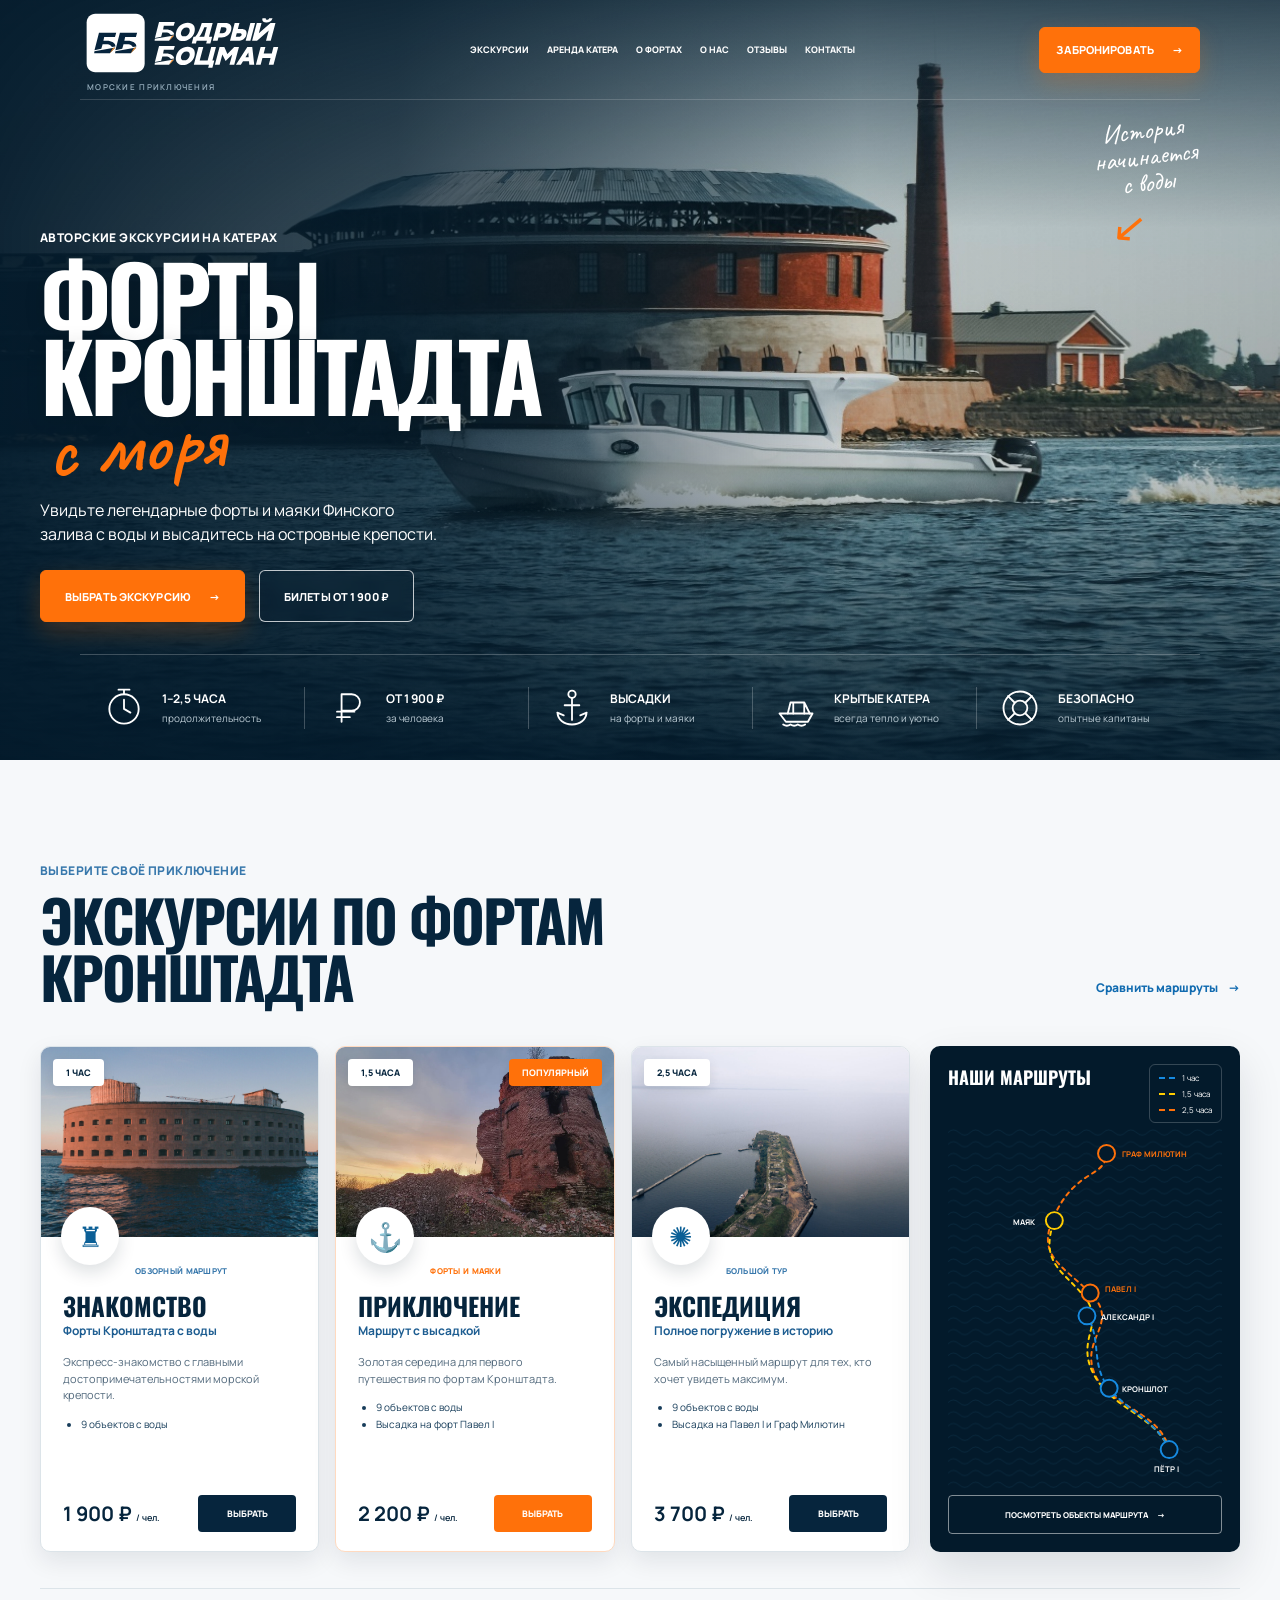
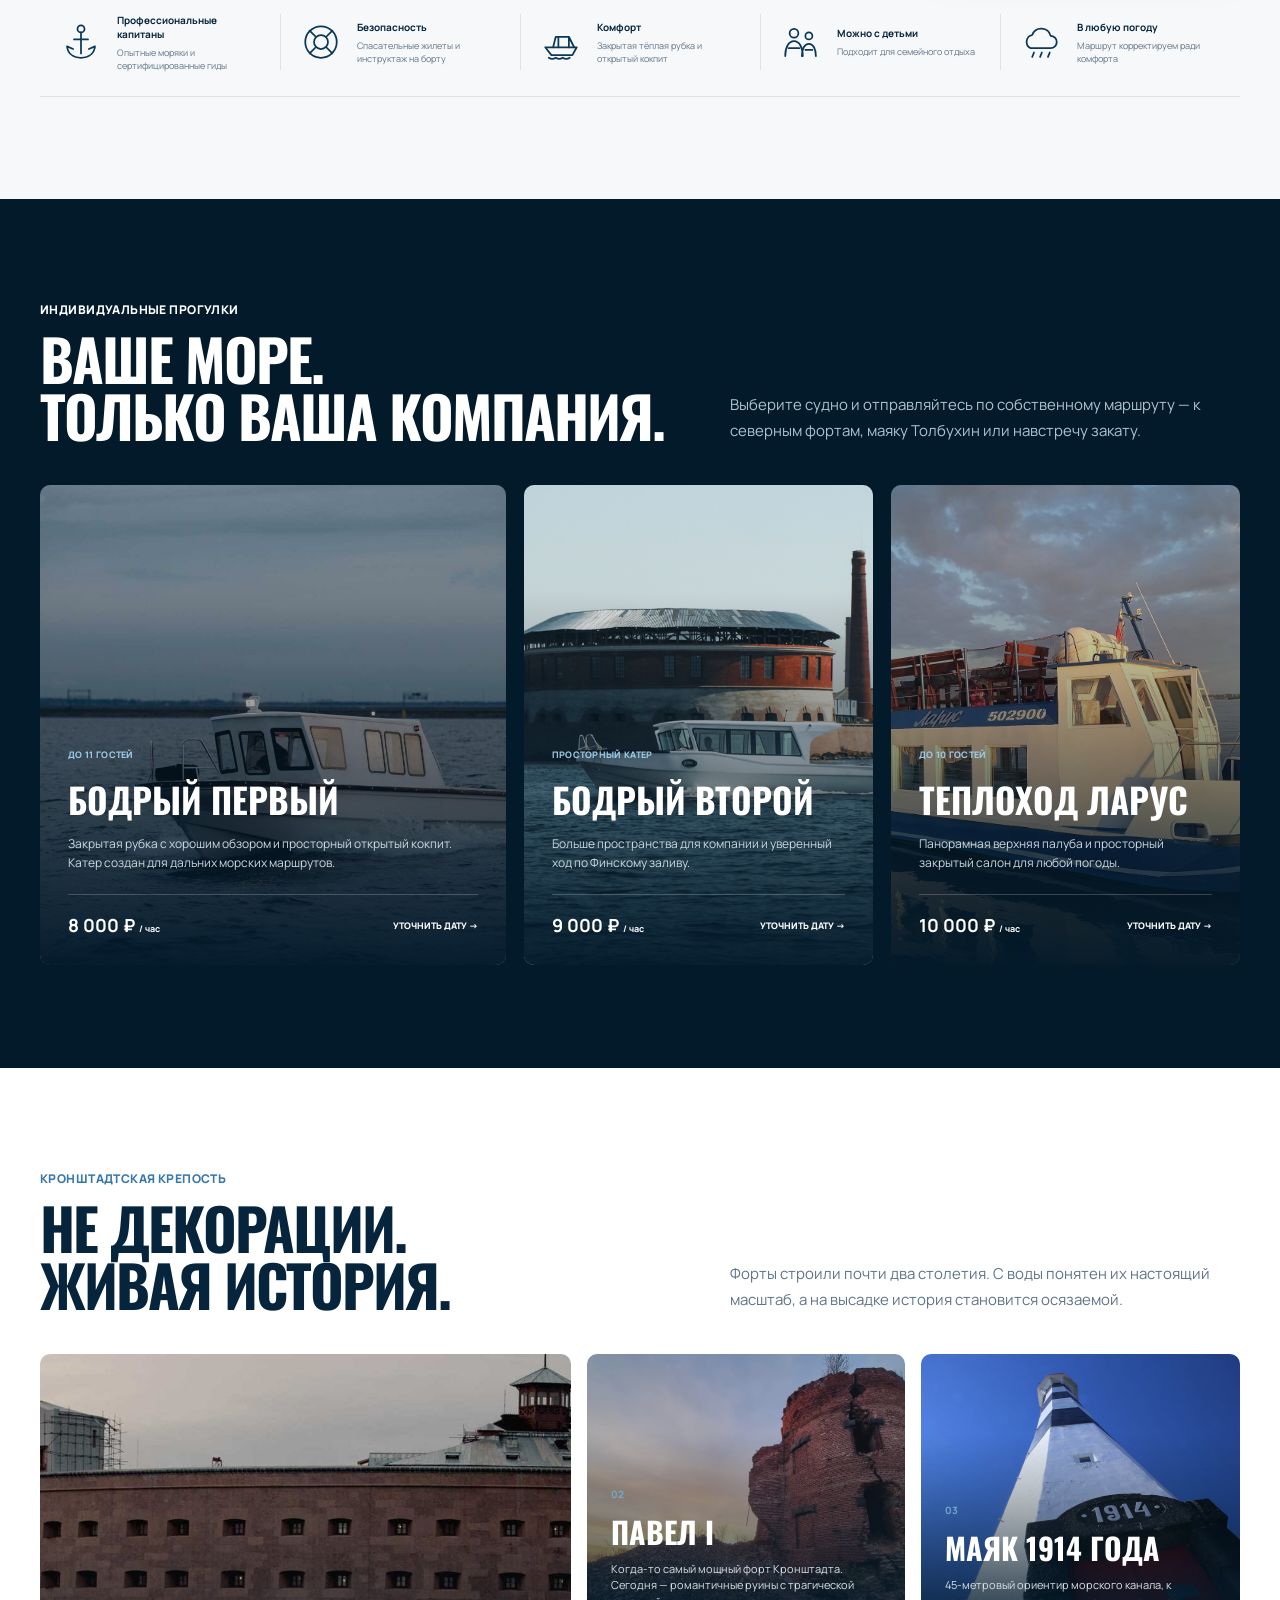
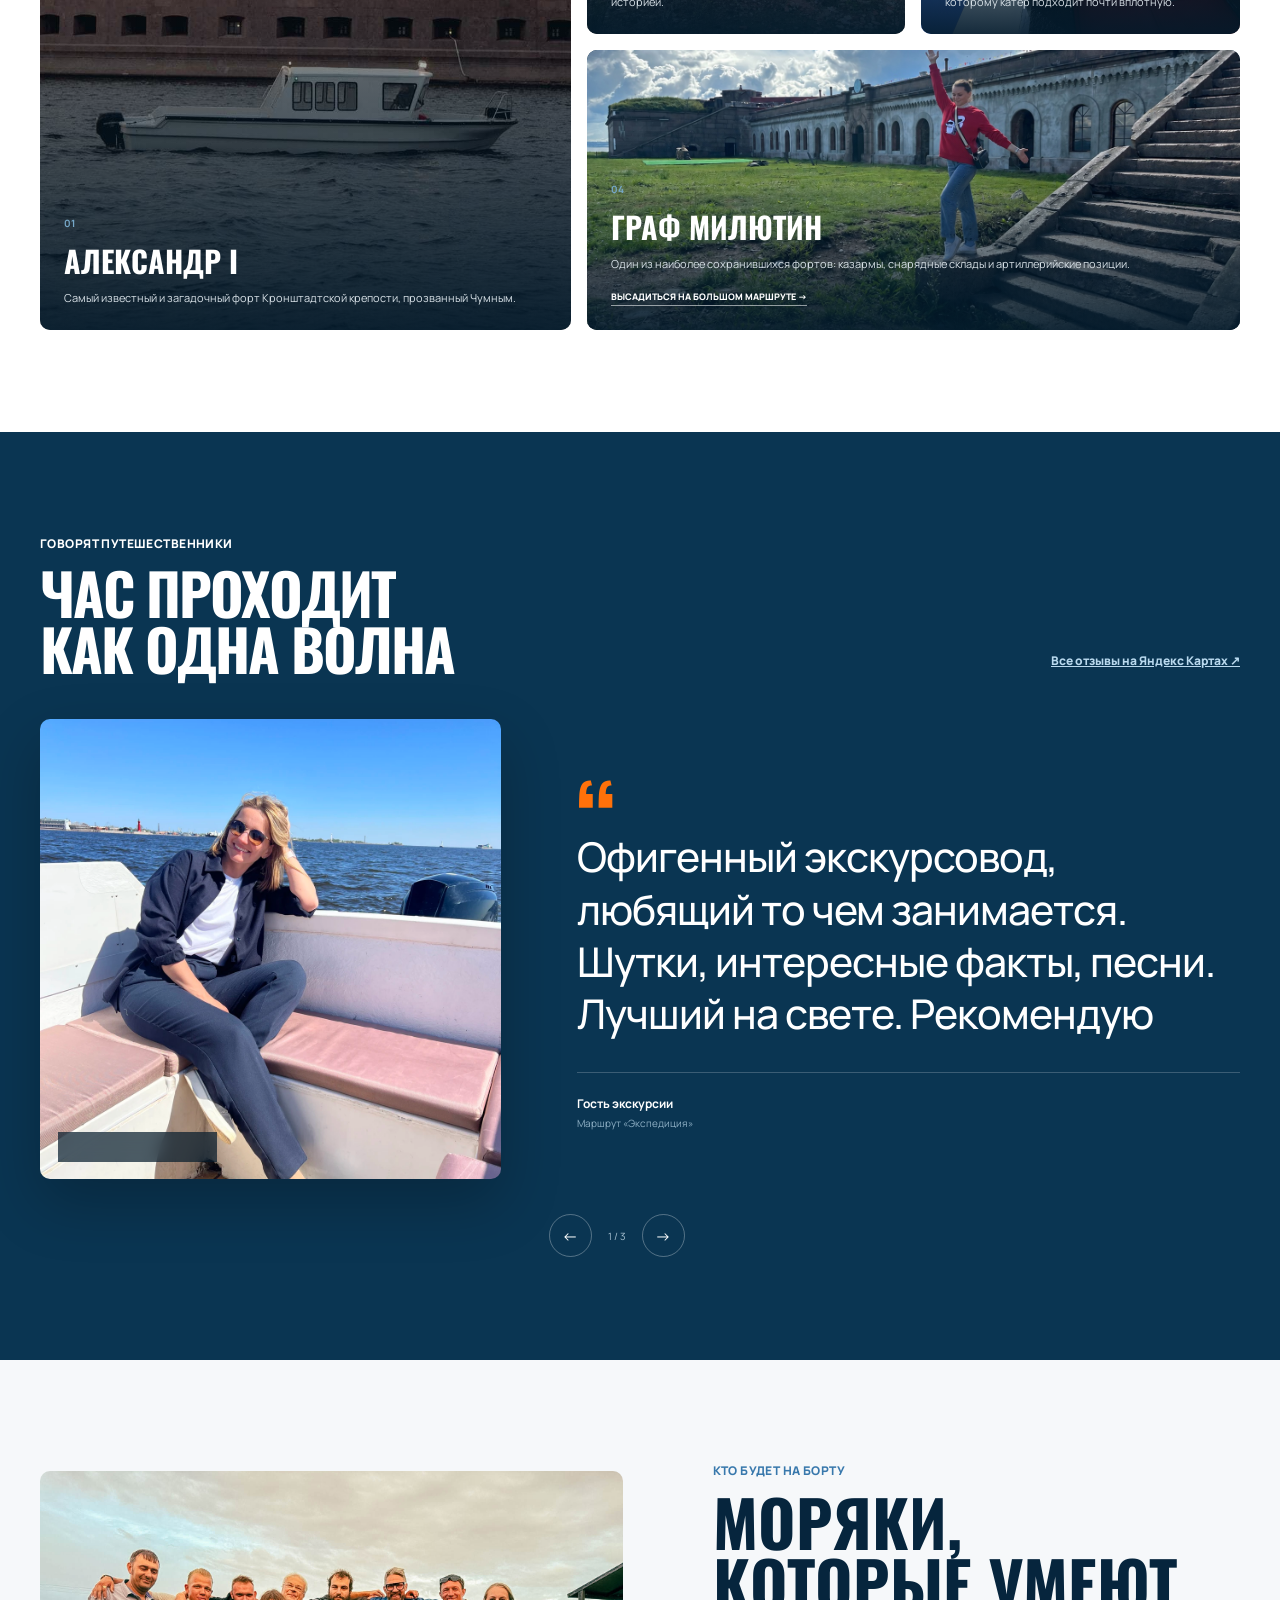
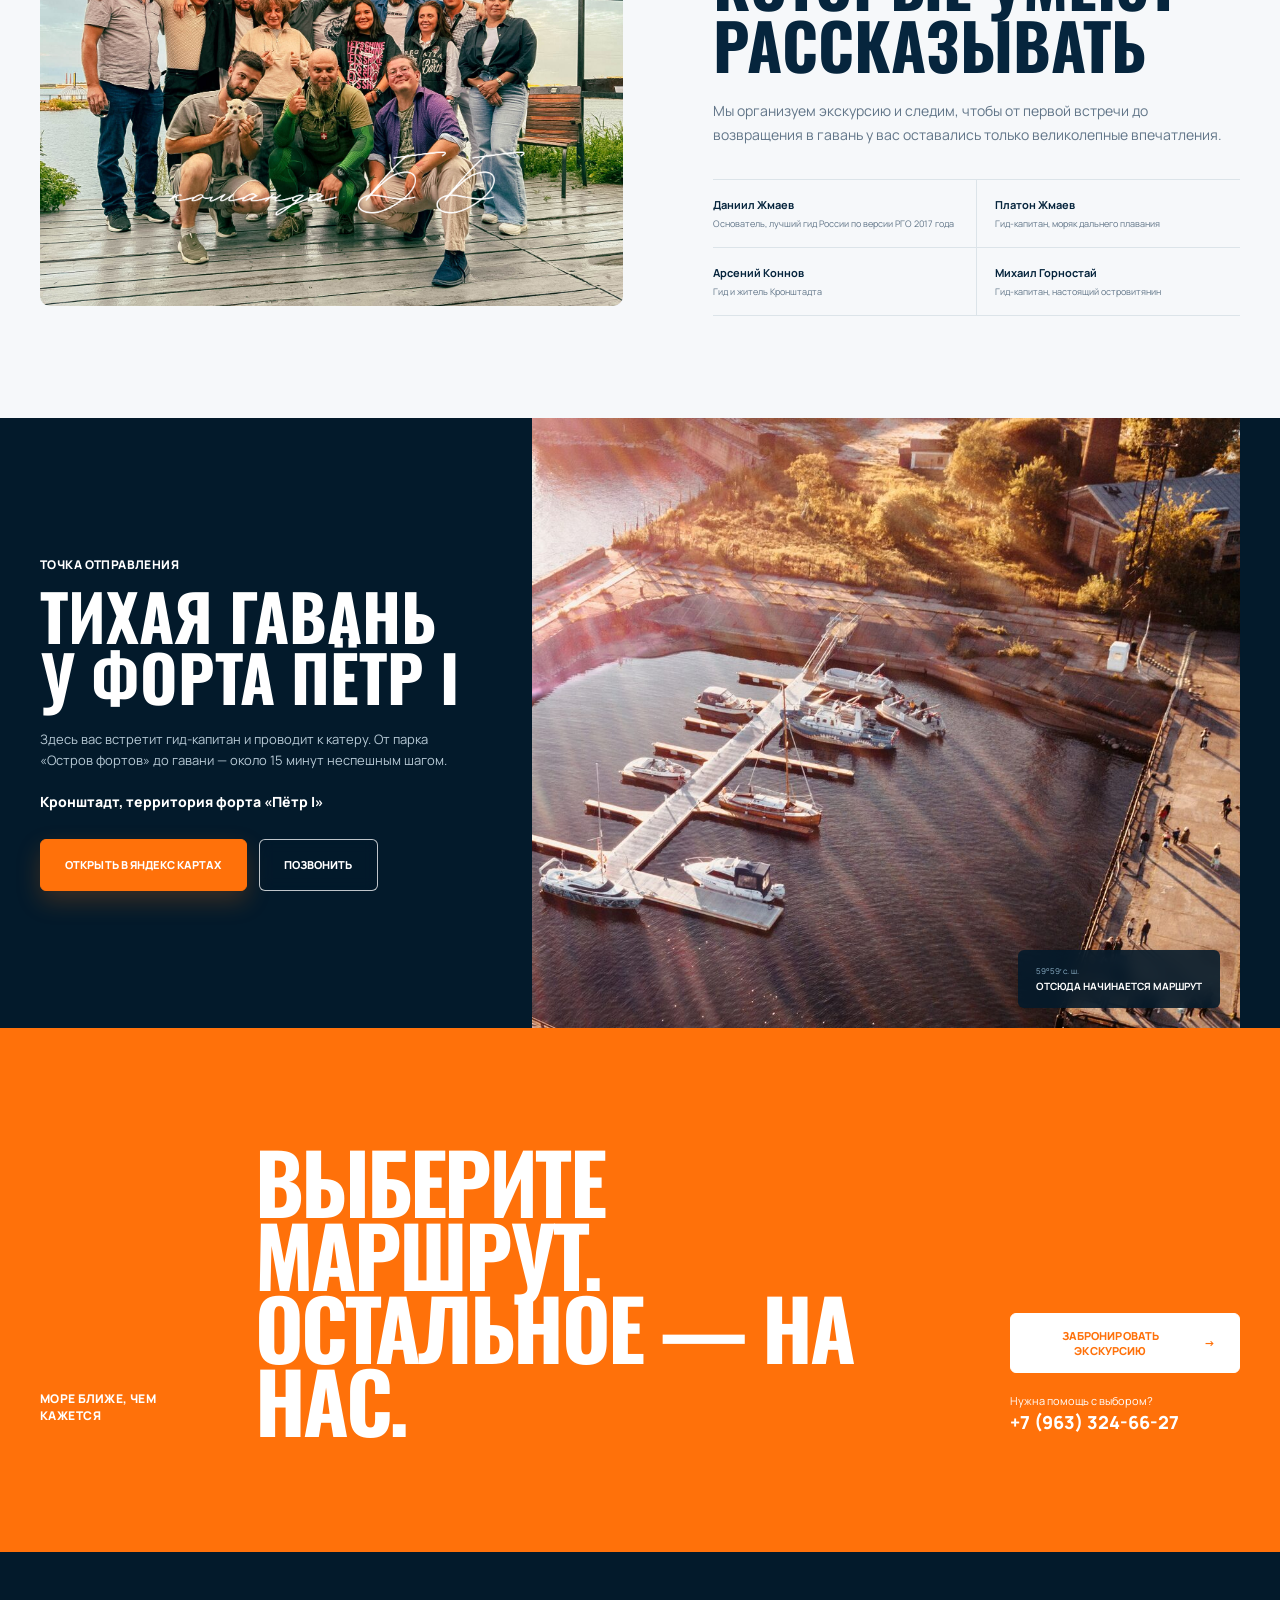
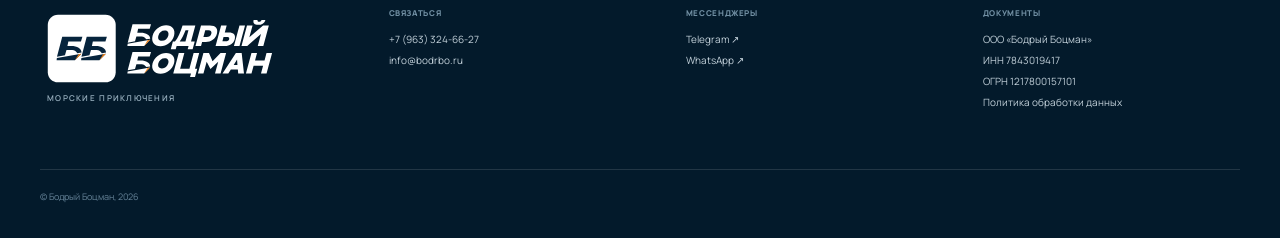
<file: index.html>
<!doctype html>
<html lang="ru">
<head>
  <meta charset="UTF-8">
  <meta name="viewport" content="width=device-width, initial-scale=1.0">
  <meta name="description" content="Авторские экскурсии по фортам и маякам Кронштадта на комфортабельных катерах. Маршруты от 1 до 2,5 часов с высадкой на форты.">
  <meta name="robots" content="index, follow, max-image-preview:large">
  <meta name="theme-color" content="#06253d">
  <link rel="canonical" href="https://bodrbo-fort.ru/">
  <meta property="og:locale" content="ru_RU">
  <meta property="og:type" content="website">
  <meta property="og:site_name" content="Бодрый Боцман — морские приключения">
  <meta property="og:title" content="Экскурсии по фортам Кронштадта с моря — Бодрый Боцман">
  <meta property="og:description" content="Увидьте легендарные форты и маяки Финского залива с воды и высадитесь на островные крепости.">
  <meta property="og:url" content="https://bodrbo-fort.ru/">
  <meta property="og:image" content="https://bodrbo-fort.ru/assets/images/hero-boat-fort.jpg">
  <meta name="twitter:card" content="summary_large_image">
  <title>Экскурсии по фортам Кронштадта с моря — Бодрый Боцман</title>
  <link rel="preconnect" href="https://fonts.googleapis.com">
  <link rel="preconnect" href="https://fonts.gstatic.com" crossorigin>
  <link href="https://fonts.googleapis.com/css2?family=Caveat:wght@600&amp;family=Manrope:wght@400;500;600;700;800&amp;family=Oswald:wght@500;600;700&amp;display=swap" rel="stylesheet">
  <link rel="icon" href="assets/brand/favicon.svg" type="image/svg+xml">
  <link rel="stylesheet" href="styles.css?v=2">
  <link rel="stylesheet" href="booking.css?v=1">
  <script type="application/ld+json">
  {
    "@context": "https://schema.org",
    "@type": "TravelAgency",
    "name": "Бодрый Боцман",
    "url": "https://bodrbo-fort.ru/",
    "image": "https://bodrbo-fort.ru/assets/images/hero-boat-fort.jpg",
    "telephone": "+79633246627",
    "email": "info@bodrbo.ru",
    "address": {
      "@type": "PostalAddress",
      "addressLocality": "Кронштадт",
      "streetAddress": "Территория форта Пётр I",
      "addressCountry": "RU"
    },
    "priceRange": "₽₽",
    "sameAs": [
      "https://t.me/bodrbo_fort",
      "https://yandex.ru/maps/org/bodry_botsman/31053959127/"
    ]
  }
  </script>
</head>
<body>
  <a class="skip-link" href="#main">К содержанию</a>

  <header class="site-header" data-header>
    <a class="brand" href="#top" aria-label="Бодрый Боцман — на главную">
      <img src="assets/brand/bodry-botsman-combined-side-2lines-light.svg" width="989" height="344" alt="Бодрый Боцман">
      <small>Морские приключения</small>
    </a>
    <nav class="desktop-nav" aria-label="Основная навигация">
      <a href="#excursions">Экскурсии</a>
      <a href="#fleet">Аренда катера</a>
      <a href="#forts">О фортах</a>
      <a href="#team">О нас</a>
      <a href="#reviews">Отзывы</a>
      <a href="#contacts">Контакты</a>
    </nav>
    <div class="header-contact">
      <a href="tel:+79633246627">+7 (963) 324-66-27</a>
      <small>Ежедневно с 10:00 до 20:00</small>
    </div>
    <button class="button button--compact" type="button" data-book-open>Забронировать <span>→</span></button>
    <button class="menu-toggle" type="button" aria-expanded="false" aria-controls="mobile-menu" aria-label="Открыть меню"><span></span><span></span></button>
  </header>

  <div class="mobile-menu" id="mobile-menu" aria-hidden="true">
    <nav aria-label="Мобильная навигация">
      <a href="#excursions">Экскурсии</a><a href="#fleet">Аренда катера</a><a href="#forts">О фортах</a><a href="#team">О нас</a><a href="#reviews">Отзывы</a><a href="#contacts">Контакты</a>
    </nav>
    <a class="mobile-menu__phone" href="tel:+79633246627">+7 (963) 324-66-27</a>
    <button class="button" type="button" data-book-open>Забронировать экскурсию</button>
  </div>

  <main id="main">
    <section class="hero" id="top">
      <img class="hero__image" src="assets/images/hero-boat-fort.jpg" alt="Катер Бодрого Боцмана у форта Кронштадта">
      <div class="hero__wash"></div>
      <div class="hero__content">
        <p class="eyebrow">Авторские экскурсии на катерах</p>
        <h1>Форты<br>Кронштадта</h1>
        <p class="hero__script">с моря</p>
        <p class="hero__lead">Увидьте легендарные форты и маяки Финского залива с воды и высадитесь на островные крепости.</p>
        <div class="hero__actions">
          <a class="button" href="#excursions">Выбрать экскурсию <span>→</span></a>
          <button class="button button--ghost" type="button" data-book-open>Билеты от 1 900 ₽</button>
        </div>
      </div>
      <p class="hero__note">История<br>начинается<br>с воды <span>↙</span></p>
      <div class="hero-facts" aria-label="Главные преимущества">
        <article>
          <svg class="fact-icon" aria-hidden="true" viewBox="0 0 48 48"><circle cx="24" cy="25" r="16"></circle><path d="M24 15v10l7 4M18 4h12M24 4v5"></path></svg>
          <div><b>1–2,5 часа</b><small>продолжительность</small></div>
        </article>
        <article>
          <svg class="fact-icon" aria-hidden="true" viewBox="0 0 48 48"><path d="M17 39V9h11a9 9 0 0 1 0 18H17M12 28h19M12 34h14"></path></svg>
          <div><b>От 1 900 ₽</b><small>за человека</small></div>
        </article>
        <article>
          <svg class="fact-icon" aria-hidden="true" viewBox="0 0 48 48"><circle cx="24" cy="9" r="4"></circle><path d="M24 13v24M16 21h16M8 29c1 8 7 13 16 13s15-5 16-13M8 29l7 3M40 29l-7 3"></path></svg>
          <div><b>Высадки</b><small>на форты и маяки</small></div>
        </article>
        <article>
          <svg class="fact-icon" aria-hidden="true" viewBox="0 0 48 48"><path d="M6 30h36l-5 9H13L6 30Z"></path><path d="M15 30l3-12h15l6 12M21 18v12M33 18v12M10 42c3 2 5 2 8 0 3 2 5 2 8 0 3 2 5 2 8 0"></path></svg>
          <div><b>Крытые катера</b><small>всегда тепло и уютно</small></div>
        </article>
        <article>
          <svg class="fact-icon" aria-hidden="true" viewBox="0 0 48 48"><circle cx="24" cy="24" r="18"></circle><circle cx="24" cy="24" r="8"></circle><path d="M11 11l7 7M30 30l7 7M37 11l-7 7M18 30l-7 7"></path></svg>
          <div><b>Безопасно</b><small>опытные капитаны</small></div>
        </article>
      </div>
    </section>

    <section class="section routes" id="excursions">
      <header class="section-heading">
        <div><p class="eyebrow eyebrow--blue">Выберите своё приключение</p><h2>Экскурсии по фортам<br>Кронштадта</h2></div>
        <button class="text-link" type="button" data-scroll-map>Сравнить маршруты <span>→</span></button>
      </header>

      <div class="routes-layout">
        <div class="route-cards">
          <article class="route-card">
            <div class="route-card__image"><img src="assets/images/route-short.jpg" alt="Форт Александр I с воды" loading="lazy"><span>1 час</span></div>
            <div class="route-card__body">
              <div class="route-card__icon" aria-hidden="true">♜</div>
              <p class="eyebrow eyebrow--blue">Обзорный маршрут</p>
              <h3>Знакомство</h3>
              <p class="route-card__subtitle">Форты Кронштадта с воды</p>
              <p>Экспресс-знакомство с главными достопримечательностями морской крепости.</p>
              <ul><li>9 объектов с воды</li></ul>
              <footer><b>1 900 ₽ <small>/ чел.</small></b><button class="card-button" type="button" data-book-open data-book-service="Малый тур">Выбрать</button></footer>
            </div>
          </article>

          <article class="route-card route-card--popular">
            <div class="route-card__image"><img src="assets/images/route-medium.jpg" alt="Руины форта Павел I" loading="lazy"><span>1,5 часа</span><em>Популярный</em></div>
            <div class="route-card__body">
              <div class="route-card__icon" aria-hidden="true">⚓</div>
              <p class="eyebrow eyebrow--orange">Форты и маяки</p>
              <h3>Приключение</h3>
              <p class="route-card__subtitle">Маршрут с высадкой</p>
              <p>Золотая середина для первого путешествия по фортам Кронштадта.</p>
              <ul><li>9 объектов с воды</li><li>Высадка на форт Павел I</li></ul>
              <footer><b>2 200 ₽ <small>/ чел.</small></b><button class="card-button card-button--orange" type="button" data-book-open data-book-service="Средний тур">Выбрать</button></footer>
            </div>
          </article>

          <article class="route-card">
            <div class="route-card__image"><img src="assets/images/route-long.jpg" alt="Форт Обручев с высоты" loading="lazy"><span>2,5 часа</span></div>
            <div class="route-card__body">
              <div class="route-card__icon" aria-hidden="true">✺</div>
              <p class="eyebrow eyebrow--blue">Большой тур</p>
              <h3>Экспедиция</h3>
              <p class="route-card__subtitle">Полное погружение в историю</p>
              <p>Самый насыщенный маршрут для тех, кто хочет увидеть максимум.</p>
              <ul><li>9 объектов с воды</li><li>Высадка на Павел I и Граф Милютин</li></ul>
              <footer><b>3 700 ₽ <small>/ чел.</small></b><button class="card-button" type="button" data-book-open data-book-service="Большой тур">Выбрать</button></footer>
            </div>
          </article>
        </div>

        <aside class="route-map" id="route-map" aria-label="Схема маршрутов экскурсий">
          <header><h3>Наши маршруты</h3><ul><li><i class="line line--blue"></i>1 час</li><li><i class="line line--yellow"></i>1,5 часа</li><li><i class="line line--orange"></i>2,5 часа</li></ul></header>
          <svg viewBox="0 0 420 560" role="img" aria-labelledby="map-title map-desc">
            <title id="map-title">Маршруты от форта Пётр I</title>
            <desc id="map-desc">Три маршрута проходят вдоль фортов Кроншлот, Александр I, Павел I, маяка и форта Граф Милютин.</desc>
            <defs><pattern id="waves" width="34" height="18" patternUnits="userSpaceOnUse"><path d="M0 10 Q8 2 17 10 T34 10" fill="none" stroke="#164764" stroke-width="1" opacity=".42"/></pattern></defs>
            <rect width="420" height="560" fill="url(#waves)"/>
            <path class="map-path map-path--orange" d="M339 496C325 436 245 431 224 378S265 302 218 256 132 197 166 131 241 79 243 42"/>
            <path class="map-path map-path--yellow" d="M339 496C318 444 251 434 223 380S242 304 210 263 139 211 163 145"/>
            <path class="map-path map-path--blue" d="M339 496C321 453 276 438 247 402S236 327 213 291"/>
            <g class="map-node"><circle cx="339" cy="496" r="13"/><text x="316" y="530">ПЁТР I</text></g>
            <g class="map-node"><circle cx="247" cy="402" r="13"/><text x="266" y="407">КРОНШЛОТ</text></g>
            <g class="map-node"><circle cx="213" cy="291" r="13"/><text x="234" y="297">АЛЕКСАНДР I</text></g>
            <g class="map-node map-node--orange"><circle cx="218" cy="256" r="13"/><text x="240" y="255">ПАВЕЛ I</text></g>
            <g class="map-node map-node--yellow"><circle cx="163" cy="145" r="13"/><text x="100" y="151">МАЯК</text></g>
            <g class="map-node map-node--orange"><circle cx="243" cy="42" r="13"/><text x="267" y="48">ГРАФ МИЛЮТИН</text></g>
          </svg>
          <a href="#forts">Посмотреть объекты маршрута <span>→</span></a>
        </aside>
      </div>

      <div class="trust-strip">
        <article>
          <svg class="trust-icon" aria-hidden="true" viewBox="0 0 48 48"><circle cx="24" cy="9" r="4"></circle><path d="M24 13v24M16 21h16M8 29c1 8 7 13 16 13s15-5 16-13M8 29l7 3M40 29l-7 3"></path></svg>
          <div><b>Профессиональные капитаны</b><p>Опытные моряки и сертифицированные гиды</p></div>
        </article>
        <article>
          <svg class="trust-icon" aria-hidden="true" viewBox="0 0 48 48"><circle cx="24" cy="24" r="18"></circle><circle cx="24" cy="24" r="8"></circle><path d="M11 11l7 7M30 30l7 7M37 11l-7 7M18 30l-7 7"></path></svg>
          <div><b>Безопасность</b><p>Спасательные жилеты и инструктаж на борту</p></div>
        </article>
        <article>
          <svg class="trust-icon" aria-hidden="true" viewBox="0 0 48 48"><path d="M6 30h36l-5 9H13L6 30Z"></path><path d="M15 30l3-12h15l6 12M21 18v12M33 18v12M10 42c3 2 5 2 8 0 3 2 5 2 8 0 3 2 5 2 8 0"></path></svg>
          <div><b>Комфорт</b><p>Закрытая тёплая рубка и открытый кокпит</p></div>
        </article>
        <article>
          <svg class="trust-icon" aria-hidden="true" viewBox="0 0 48 48"><circle cx="16" cy="14" r="5"></circle><circle cx="33" cy="17" r="4"></circle><path d="M6 40c0-10 4-17 10-17s10 7 10 17M25 40c0-8 3-14 8-14s8 6 8 14M10 31h12M29 33h8"></path></svg>
          <div><b>Можно с детьми</b><p>Подходит для семейного отдыха</p></div>
        </article>
        <article>
          <svg class="trust-icon" aria-hidden="true" viewBox="0 0 48 48"><path d="M12 31h23a7 7 0 0 0 0-14 11 11 0 0 0-21-1A8 8 0 0 0 12 31Z"></path><path d="M16 36l-2 5M25 36l-2 5M34 36l-2 5"></path></svg>
          <div><b>В любую погоду</b><p>Маршрут корректируем ради комфорта</p></div>
        </article>
      </div>
    </section>

    <section class="section fleet" id="fleet">
      <header class="section-heading section-heading--light"><div><p class="eyebrow">Индивидуальные прогулки</p><h2>Ваше море.<br>Только ваша компания.</h2></div><p>Выберите судно и отправляйтесь по собственному маршруту — к северным фортам, маяку Толбухин или навстречу закату.</p></header>
      <div class="fleet-grid">
        <article class="vessel-card vessel-card--wide"><img src="assets/images/boat-first.jpg" alt="Катер Бодрый Первый на воде" loading="lazy"><div><p class="eyebrow">До 11 гостей</p><h3>Бодрый Первый</h3><p>Закрытая рубка с хорошим обзором и просторный открытый кокпит. Катер создан для дальних морских маршрутов.</p><footer><b>8 000 ₽ <small>/ час</small></b><a href="tel:+79633246627">Уточнить дату →</a></footer></div></article>
        <article class="vessel-card"><img src="assets/images/boat-second.jpg" alt="Катер Бодрый Второй у форта" loading="lazy"><div><p class="eyebrow">Просторный катер</p><h3>Бодрый Второй</h3><p>Больше пространства для компании и уверенный ход по Финскому заливу.</p><footer><b>9 000 ₽ <small>/ час</small></b><a href="tel:+79633246627">Уточнить дату →</a></footer></div></article>
        <article class="vessel-card"><img src="assets/images/ship-larus.jpg" alt="Теплоход Ларус" loading="lazy"><div><p class="eyebrow">До 10 гостей</p><h3>Теплоход Ларус</h3><p>Панорамная верхняя палуба и просторный закрытый салон для любой погоды.</p><footer><b>10 000 ₽ <small>/ час</small></b><a href="tel:+79633246627">Уточнить дату →</a></footer></div></article>
      </div>
    </section>

    <section class="section forts" id="forts">
      <header class="section-heading"><div><p class="eyebrow eyebrow--blue">Кронштадтская крепость</p><h2>Не декорации.<br>Живая история.</h2></div><p>Форты строили почти два столетия. С воды понятен их настоящий масштаб, а на высадке история становится осязаемой.</p></header>
      <div class="forts-grid">
        <article class="fort-card fort-card--large"><img src="assets/images/fort-alexander.jpg" alt="Форт Александр I" loading="lazy"><div><span>01</span><h3>Александр I</h3><p>Самый известный и загадочный форт Кронштадтской крепости, прозванный Чумным.</p></div></article>
        <article class="fort-card"><img src="assets/images/route-medium.jpg" alt="Руины форта Павел I" loading="lazy"><div><span>02</span><h3>Павел I</h3><p>Когда-то самый мощный форт Кронштадта. Сегодня — романтичные руины с трагической историей.</p></div></article>
        <article class="fort-card"><img src="assets/images/lighthouse.jpg" alt="Задний створный маяк морского канала" loading="lazy"><div><span>03</span><h3>Маяк 1914 года</h3><p>45-метровый ориентир морского канала, к которому катер подходит почти вплотную.</p></div></article>
        <article class="fort-card fort-card--wide"><img src="assets/images/fort-graf-milyutin.jpg" alt="Форт Граф Милютин" loading="lazy"><div><span>04</span><h3>Граф Милютин</h3><p>Один из наиболее сохранившихся фортов: казармы, снарядные склады и артиллерийские позиции.</p><a href="#excursions">Высадиться на большом маршруте →</a></div></article>
      </div>
    </section>

    <section class="section reviews" id="reviews">
      <header class="section-heading section-heading--light"><div><p class="eyebrow">Говорят путешественники</p><h2>Час проходит<br>как одна волна</h2></div><a class="text-link text-link--light" href="https://yandex.ru/maps/org/bodry_botsman/31053959127/" target="_blank" rel="noopener">Все отзывы на Яндекс Картах ↗</a></header>
      <div class="reviews-track" data-reviews>
        <article class="review is-active">
          <figure class="review__photo" style="--review-focus:center 42%"><img src="assets/images/review-expedition-01.webp" alt="Гостья экскурсии на катере в Финском заливе" loading="lazy"><figcaption>Живые впечатления гостей</figcaption></figure>
          <blockquote class="review__quote"><span class="review__mark" aria-hidden="true">“</span><p>Офигенный экскурсовод, любящий то чем занимается. Шутки, интересные факты, песни. Лучший на свете. Рекомендую</p><footer><b>Гость экскурсии</b><span>Маршрут «Экспедиция»</span></footer></blockquote>
        </article>
        <article class="review">
          <figure class="review__photo" style="--review-focus:44% center"><img src="assets/images/review-expedition-safura.webp" alt="Сафура с друзьями на экскурсионном катере" loading="lazy"><figcaption>Живые впечатления гостей</figcaption></figure>
          <blockquote class="review__quote"><span class="review__mark" aria-hidden="true">“</span><p>Экскурсия супер! Артем очень эрудированный и талантливый экскурсовод с прекрасным чувством юмора. С любовью расскажет о родном Кронштадте. Однозначно советуем экскурсию!</p><footer><b>Сафура</b><span>Маршрут «Экспедиция»</span></footer></blockquote>
        </article>
        <article class="review">
          <figure class="review__photo" style="--review-focus:center 62%"><img src="assets/images/review-expedition-anastasia.webp" alt="Анастасия у якоря на форте Граф Милютин" loading="lazy"><figcaption>Живые впечатления гостей</figcaption></figure>
          <blockquote class="review__quote"><span class="review__mark" aria-hidden="true">“</span><p>Спасибо огромное Арсению и нашему капитану Андрею! несмотря на непогоду, мы прекрасно провели время в компании ответственного капитана и прекрасного гида. рекоменду экскурсию тем, кто готов к перепетиям погоды и хочет увидеть ту часть Кронштадта, которая и есть, я думаю, его сердце!</p><footer><b>Анастасия</b><span>Маршрут «Экспедиция»</span></footer></blockquote>
        </article>
      </div>
      <div class="review-controls"><button type="button" data-review-prev aria-label="Предыдущий отзыв">←</button><span data-review-count>1 / 3</span><button type="button" data-review-next aria-label="Следующий отзыв">→</button></div>
    </section>

    <section class="section team" id="team">
      <div class="team-photo"><img src="assets/images/team.jpg" alt="Команда Бодрого Боцмана" loading="lazy"></div>
      <div class="team-copy"><p class="eyebrow eyebrow--blue">Кто будет на борту</p><h2>Моряки,<br>которые умеют рассказывать</h2><p>Мы организуем экскурсию и следим, чтобы от первой встречи до возвращения в гавань у вас оставались только великолепные впечатления.</p>
        <div class="team-list">
          <article><b>Даниил Жмаев</b><span>Основатель, лучший гид России по версии РГО 2017 года</span></article>
          <article><b>Платон Жмаев</b><span>Гид-капитан, моряк дальнего плавания</span></article>
          <article><b>Арсений Коннов</b><span>Гид и житель Кронштадта</span></article>
          <article><b>Михаил Горностай</b><span>Гид-капитан, настоящий островитянин</span></article>
        </div>
      </div>
    </section>

    <section class="section departure" id="contacts">
      <div class="departure-copy"><p class="eyebrow">Точка отправления</p><h2>Тихая гавань<br>у форта Пётр I</h2><p>Здесь вас встретит гид-капитан и проводит к катеру. От парка «Остров фортов» до гавани — около 15 минут неспешным шагом.</p><address>Кронштадт, территория форта «Пётр I»</address><div><a class="button" href="https://yandex.ru/maps/org/bodry_botsman/31053959127/" target="_blank" rel="noopener">Открыть в Яндекс Картах</a><a class="button button--ghost" href="tel:+79633246627">Позвонить</a></div></div>
      <figure><img src="assets/images/departure-harbor.jpg" alt="Гавань у форта Пётр I — место отправления экскурсий" loading="lazy"><figcaption><span>59°59′ с. ш.</span><b>Отсюда начинается маршрут</b></figcaption></figure>
    </section>

    <section class="booking">
      <p class="eyebrow">Море ближе, чем кажется</p><h2>Выберите маршрут.<br>Остальное — на нас.</h2><div><button class="button" type="button" data-book-open>Забронировать экскурсию <span>→</span></button><p>Нужна помощь с выбором?<br><a href="tel:+79633246627">+7 (963) 324-66-27</a></p></div>
    </section>
  </main>

  <div class="booking-modal" data-booking-modal aria-hidden="true">
    <button class="booking-modal__backdrop" type="button" data-book-close aria-label="Закрыть окно записи"></button>
    <section class="booking-dialog" role="dialog" aria-modal="true" aria-labelledby="booking-title" tabindex="-1">
      <header class="booking-dialog__header">
        <div><p class="eyebrow">Онлайн-запись</p><h2 id="booking-title">Выберите свой выход в море</h2></div>
        <button class="booking-dialog__close" type="button" data-book-close aria-label="Закрыть">×</button>
      </header>

      <div class="booking-dialog__body">
        <aside class="booking-rail" aria-label="Этапы записи">
          <ol>
            <li class="is-active" data-book-progress="schedule"><span>01</span><div><b>Рейс</b><small>дата и время</small></div></li>
            <li data-book-progress="details"><span>02</span><div><b>Гости</b><small>контактные данные</small></div></li>
            <li data-book-progress="success"><span>03</span><div><b>На борт</b><small>подтверждение</small></div></li>
          </ol>
          <div class="booking-rail__help"><span>Нужна помощь?</span><a href="tel:+79633246627">+7 (963) 324-66-27</a><small>Ежедневно, 10:00–20:00</small></div>
        </aside>

        <div class="booking-stage">
          <section class="booking-step" data-book-step="schedule">
            <div class="booking-step__heading"><div><span>Шаг 1 из 2</span><h3>Когда отправимся?</h3></div><p>Показываем только рейсы, на которых ещё есть места.</p></div>
            <div class="booking-route-filter" data-book-routes aria-label="Выбор маршрута"></div>
            <div class="booking-days" data-book-days aria-label="Выбор даты"></div>
            <div class="booking-status" data-book-status role="status"><span class="booking-loader"></span><p>Сверяемся с расписанием…</p></div>
            <div class="booking-slots" data-book-slots></div>
          </section>

          <form class="booking-step" data-book-step="details" data-book-form hidden novalidate>
            <div class="booking-step__heading"><div><span>Шаг 2 из 2</span><h3>Кто будет на борту?</h3></div><button type="button" class="booking-back" data-book-back>← Другой рейс</button></div>
            <div class="booking-selection" data-book-selection></div>
            <div class="booking-fields">
              <label><span>Ваше имя</span><input name="name" type="text" autocomplete="name" maxlength="180" placeholder="Например, Анастасия" required></label>
              <label><span>Телефон</span><input name="phone" type="tel" autocomplete="tel" maxlength="40" inputmode="tel" placeholder="+7 921 000-00-00" required></label>
              <fieldset class="booking-guests"><legend>Количество гостей</legend><button type="button" data-guests-minus aria-label="Уменьшить количество гостей">−</button><output data-guests-count>1</output><button type="button" data-guests-plus aria-label="Увеличить количество гостей">+</button><small data-guests-hint></small></fieldset>
              <label class="booking-honeypot" aria-hidden="true"><span>Компания</span><input name="company" type="text" tabindex="-1" autocomplete="off"></label>
            </div>
            <div class="booking-form-error" data-book-form-error role="alert"></div>
            <div class="booking-submit-row"><div><b data-book-total></b><small>Оплата — после подтверждения записи</small></div><button class="button" type="submit" data-book-submit>Забронировать <span>→</span></button></div>
            <p class="booking-consent">Нажимая «Забронировать», вы соглашаетесь с <a href="privacy.html" target="_blank" rel="noopener">политикой обработки персональных данных</a>.</p>
          </form>

          <section class="booking-step booking-success" data-book-step="success" hidden>
            <div class="booking-success__icon" aria-hidden="true">✓</div>
            <p class="eyebrow eyebrow--blue">Запись создана</p>
            <h3>До встречи<br>на борту!</h3>
            <p data-book-success-copy></p>
            <div class="booking-success__summary" data-book-success-summary></div>
            <div class="booking-success__actions"><button class="button" type="button" data-book-close>Готово</button><a href="tel:+79633246627">Задать вопрос →</a></div>
          </section>
        </div>
      </div>
    </section>
  </div>

  <footer class="site-footer">
    <a class="brand brand--footer" href="#top"><img src="assets/brand/bodry-botsman-combined-side-2lines-light.svg" width="989" height="344" alt="Бодрый Боцман"><small>Морские приключения</small></a>
    <div><small>Связаться</small><a href="tel:+79633246627">+7 (963) 324-66-27</a><a href="mailto:info@bodrbo.ru">info@bodrbo.ru</a></div>
    <div><small>Мессенджеры</small><a href="https://t.me/bodrbo_fort" target="_blank" rel="noopener">Telegram ↗</a><a href="https://wa.me/79633246627" target="_blank" rel="noopener">WhatsApp ↗</a></div>
    <div><small>Документы</small><span>ООО «Бодрый Боцман»</span><span>ИНН 7843019417</span><span>ОГРН 1217800157101</span><a href="privacy.html">Политика обработки данных</a></div>
    <p>© Бодрый Боцман, 2026</p>
  </footer>

  <script src="script.js?v=1"></script>
  <script src="booking.js?v=1"></script>
</body>
</html>
</file>
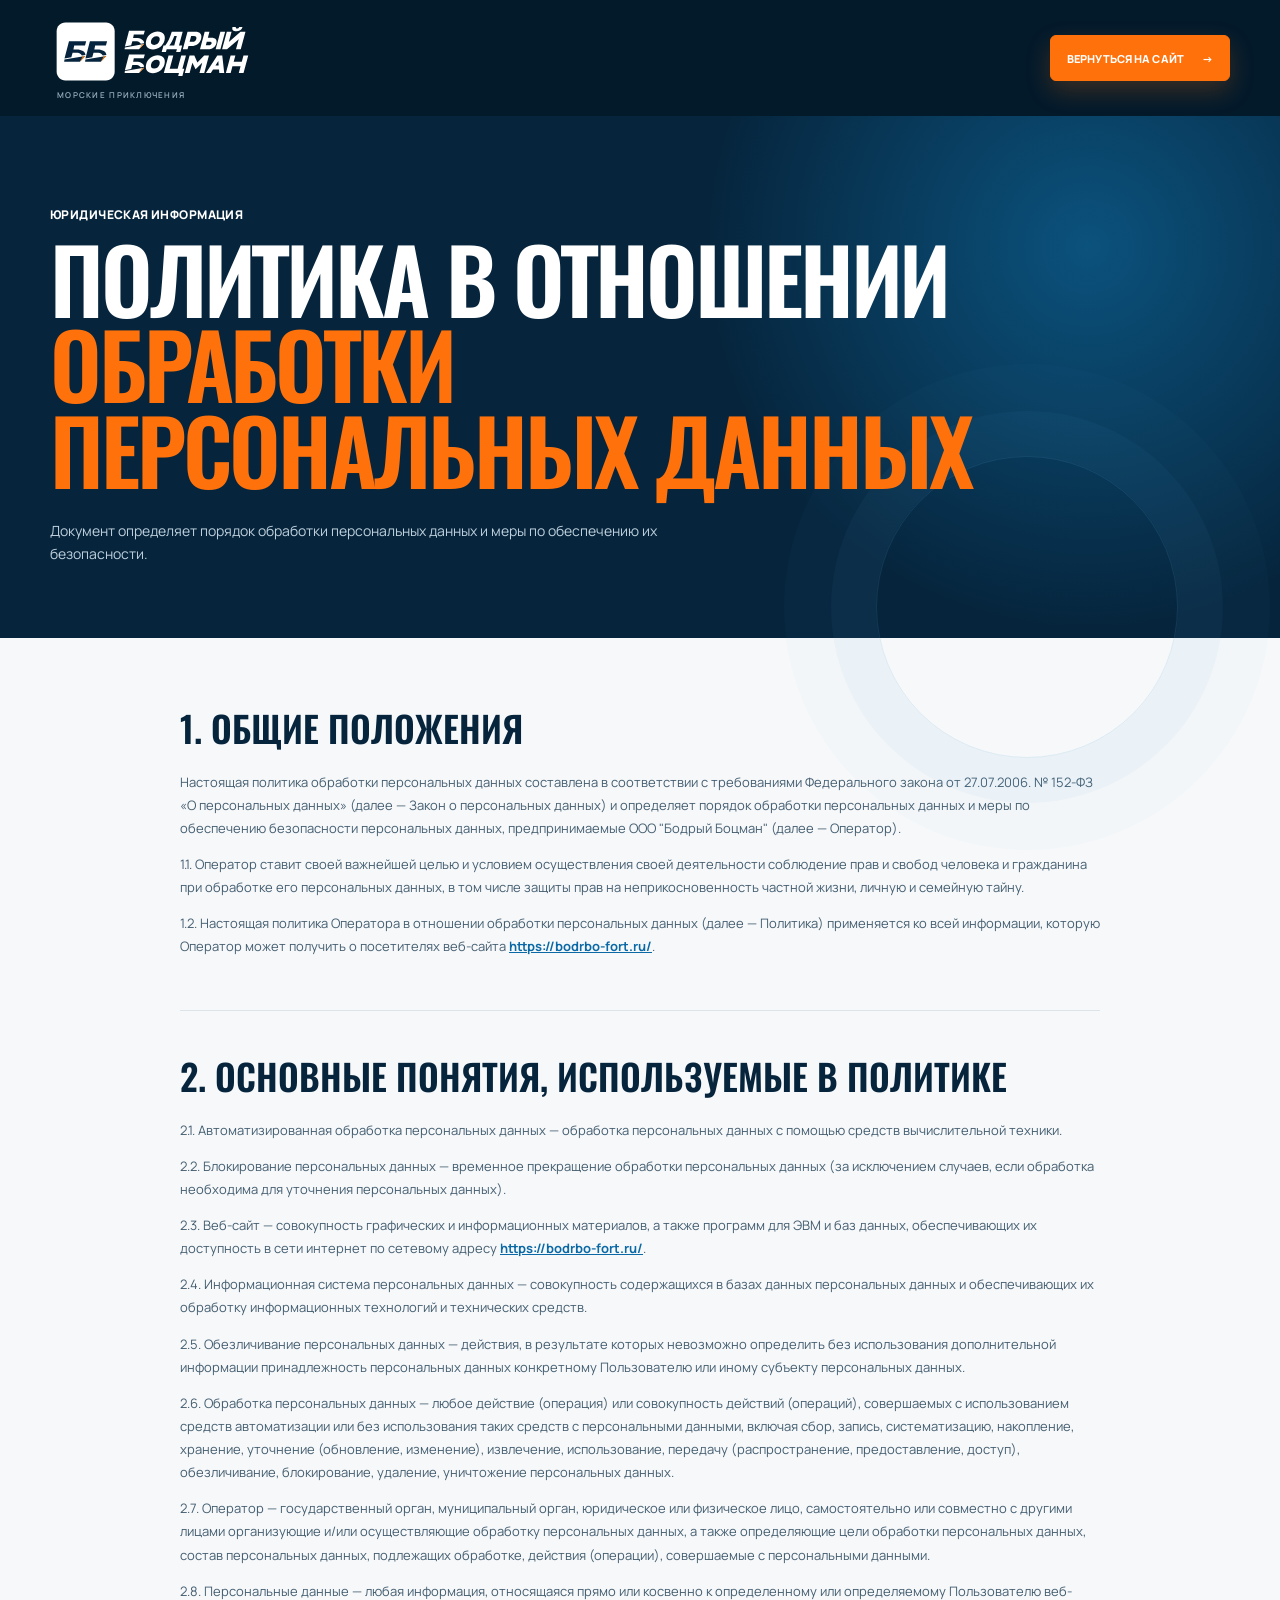
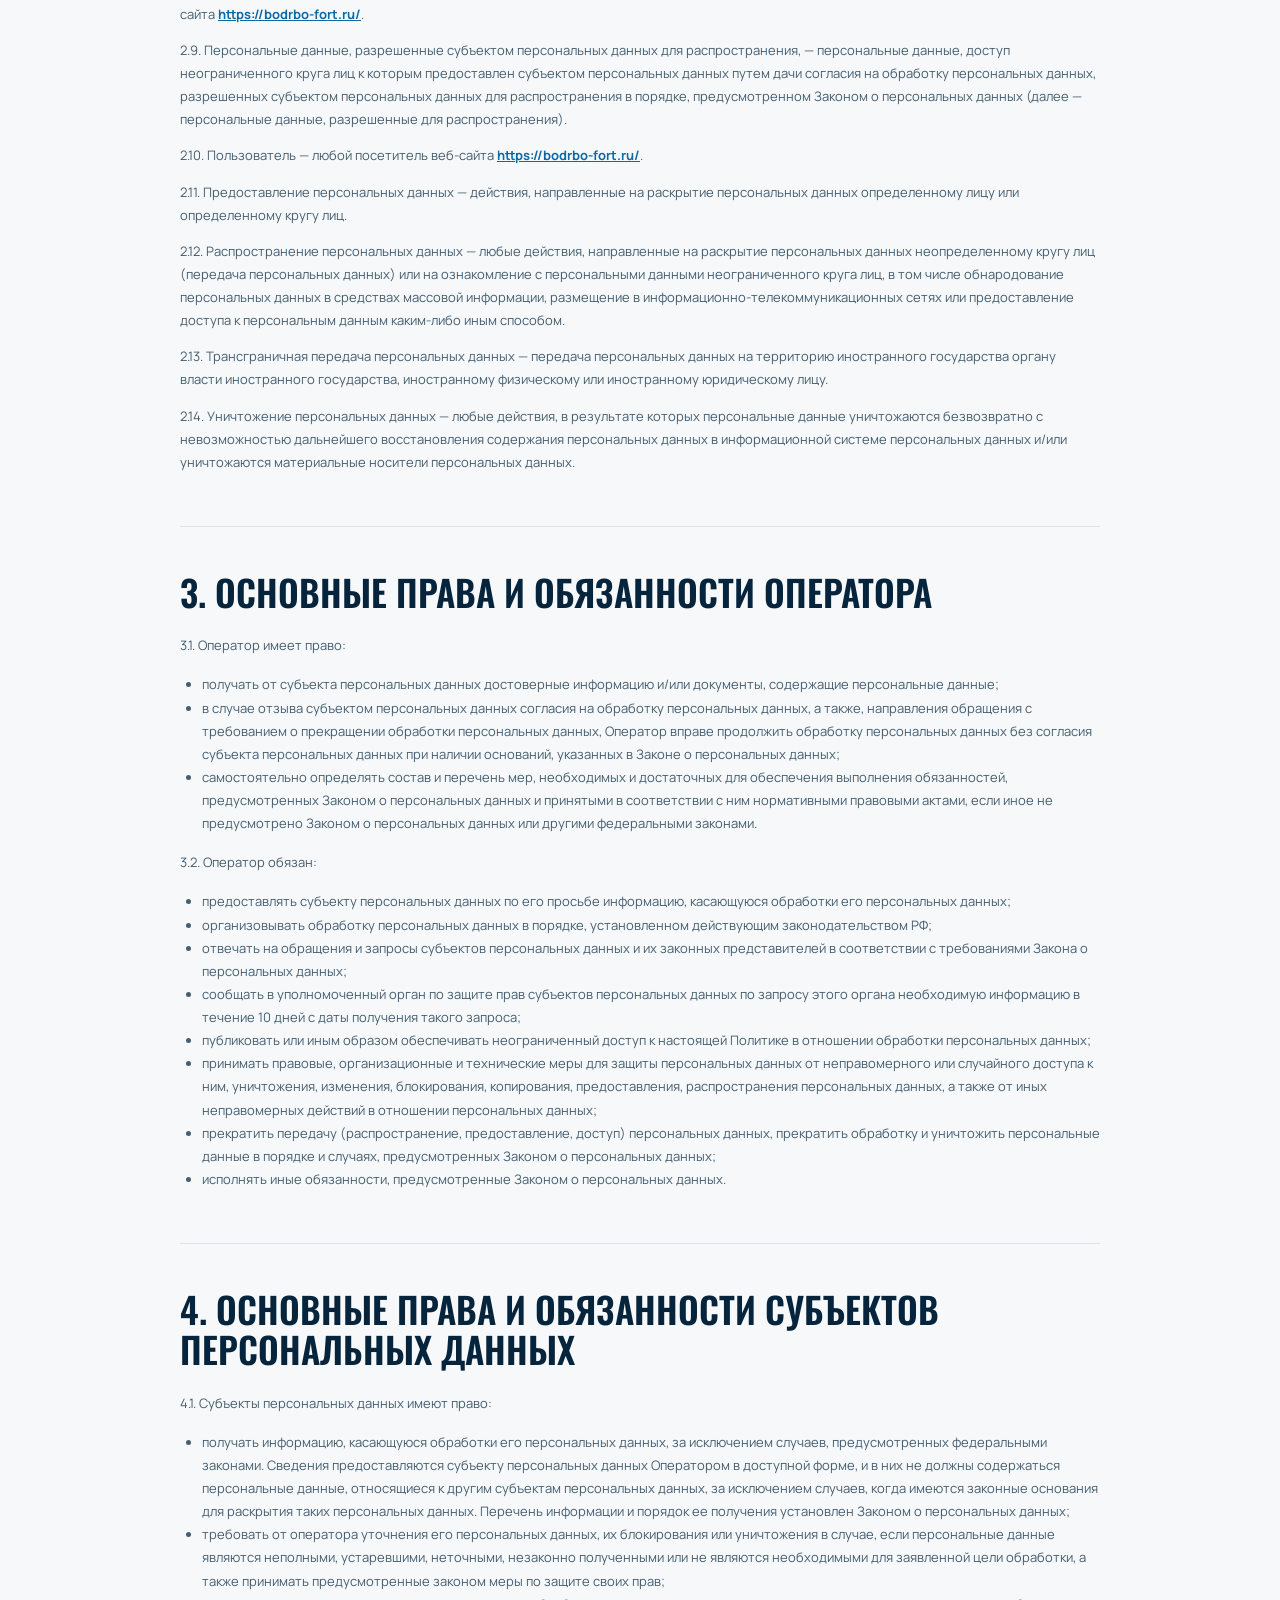
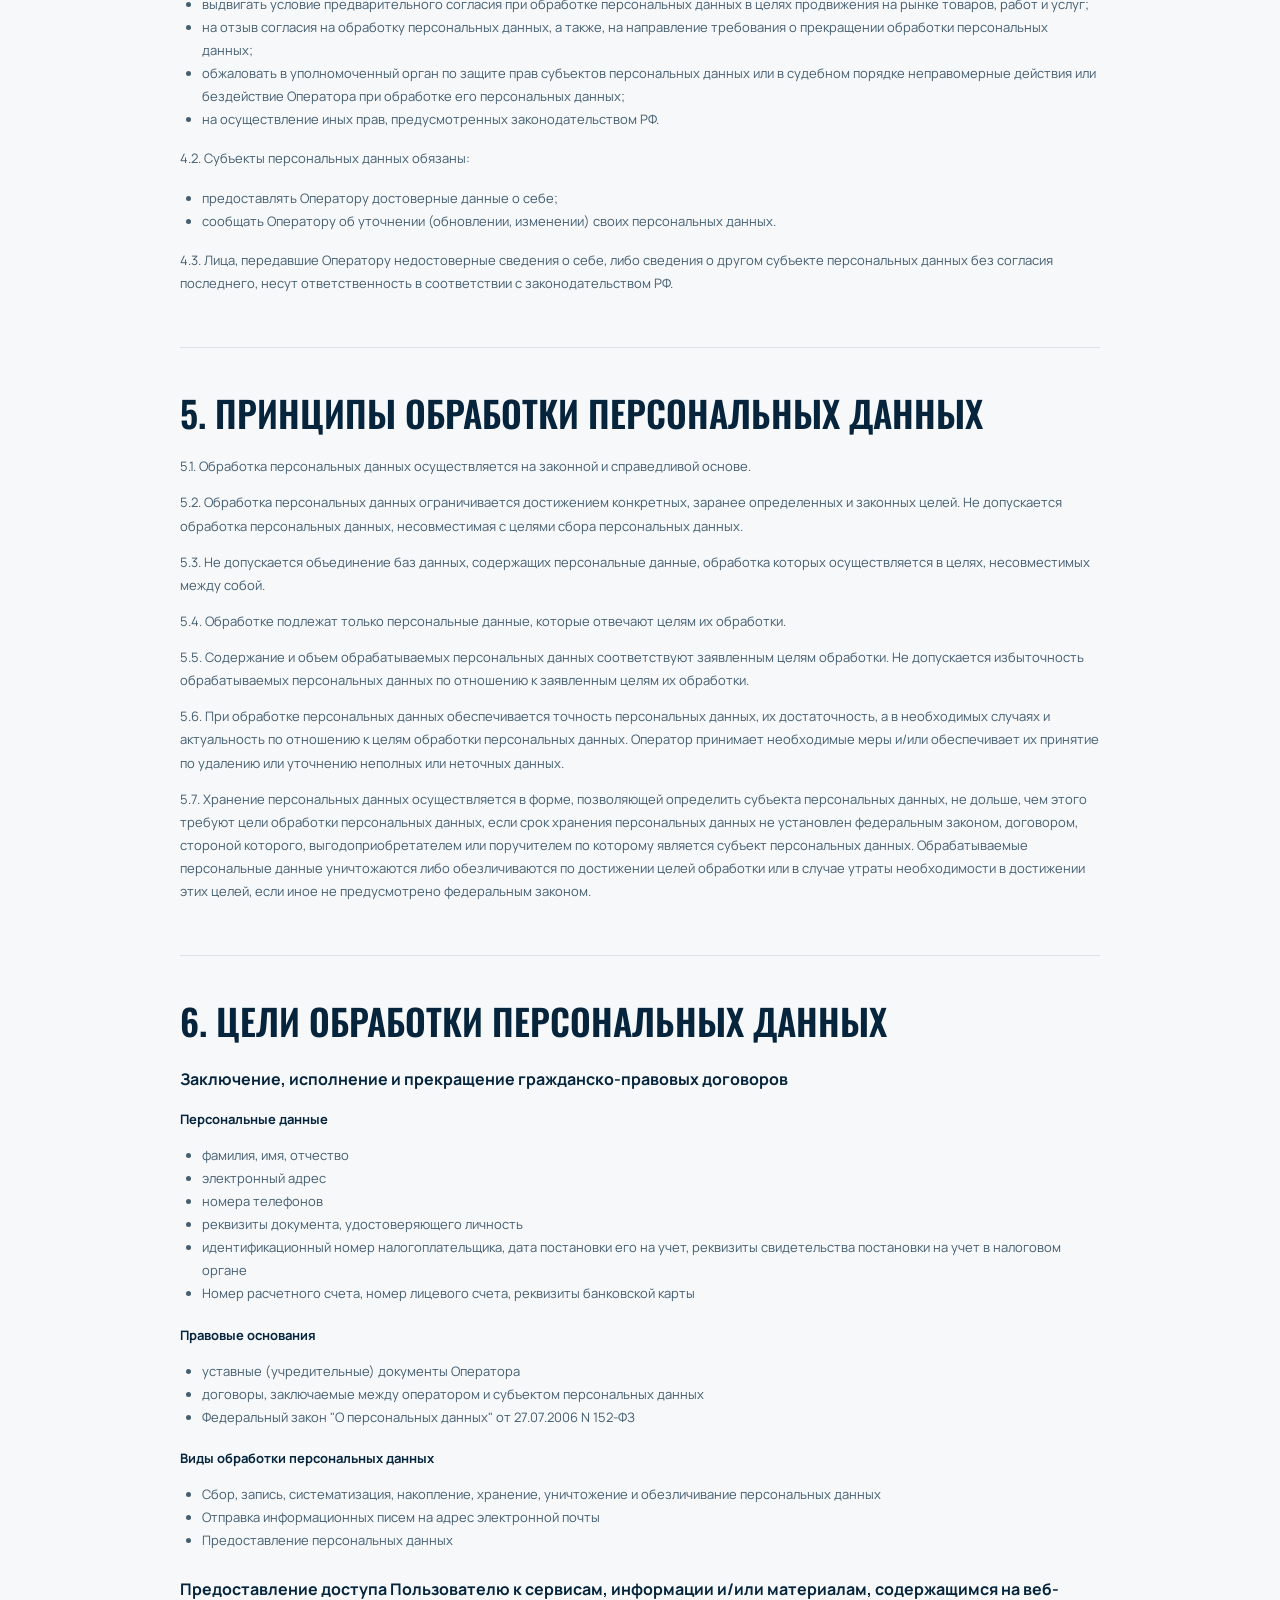
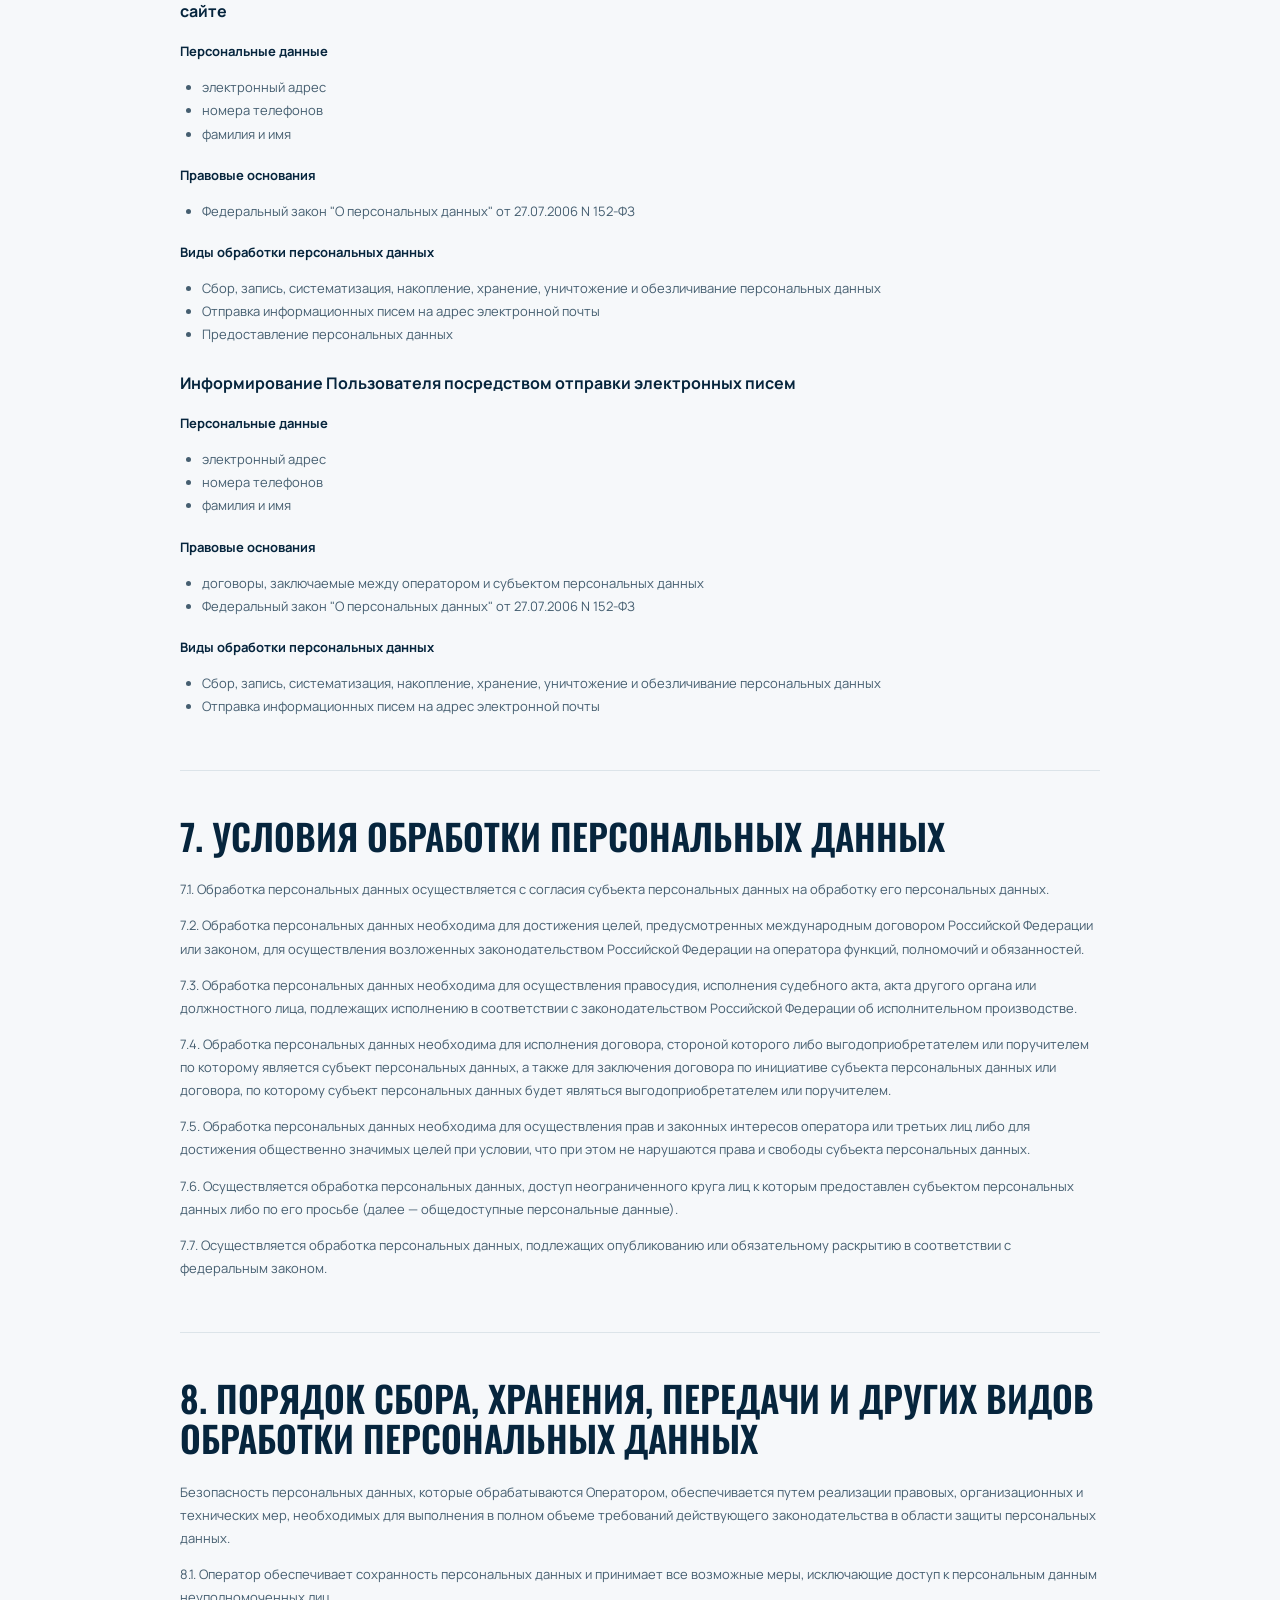
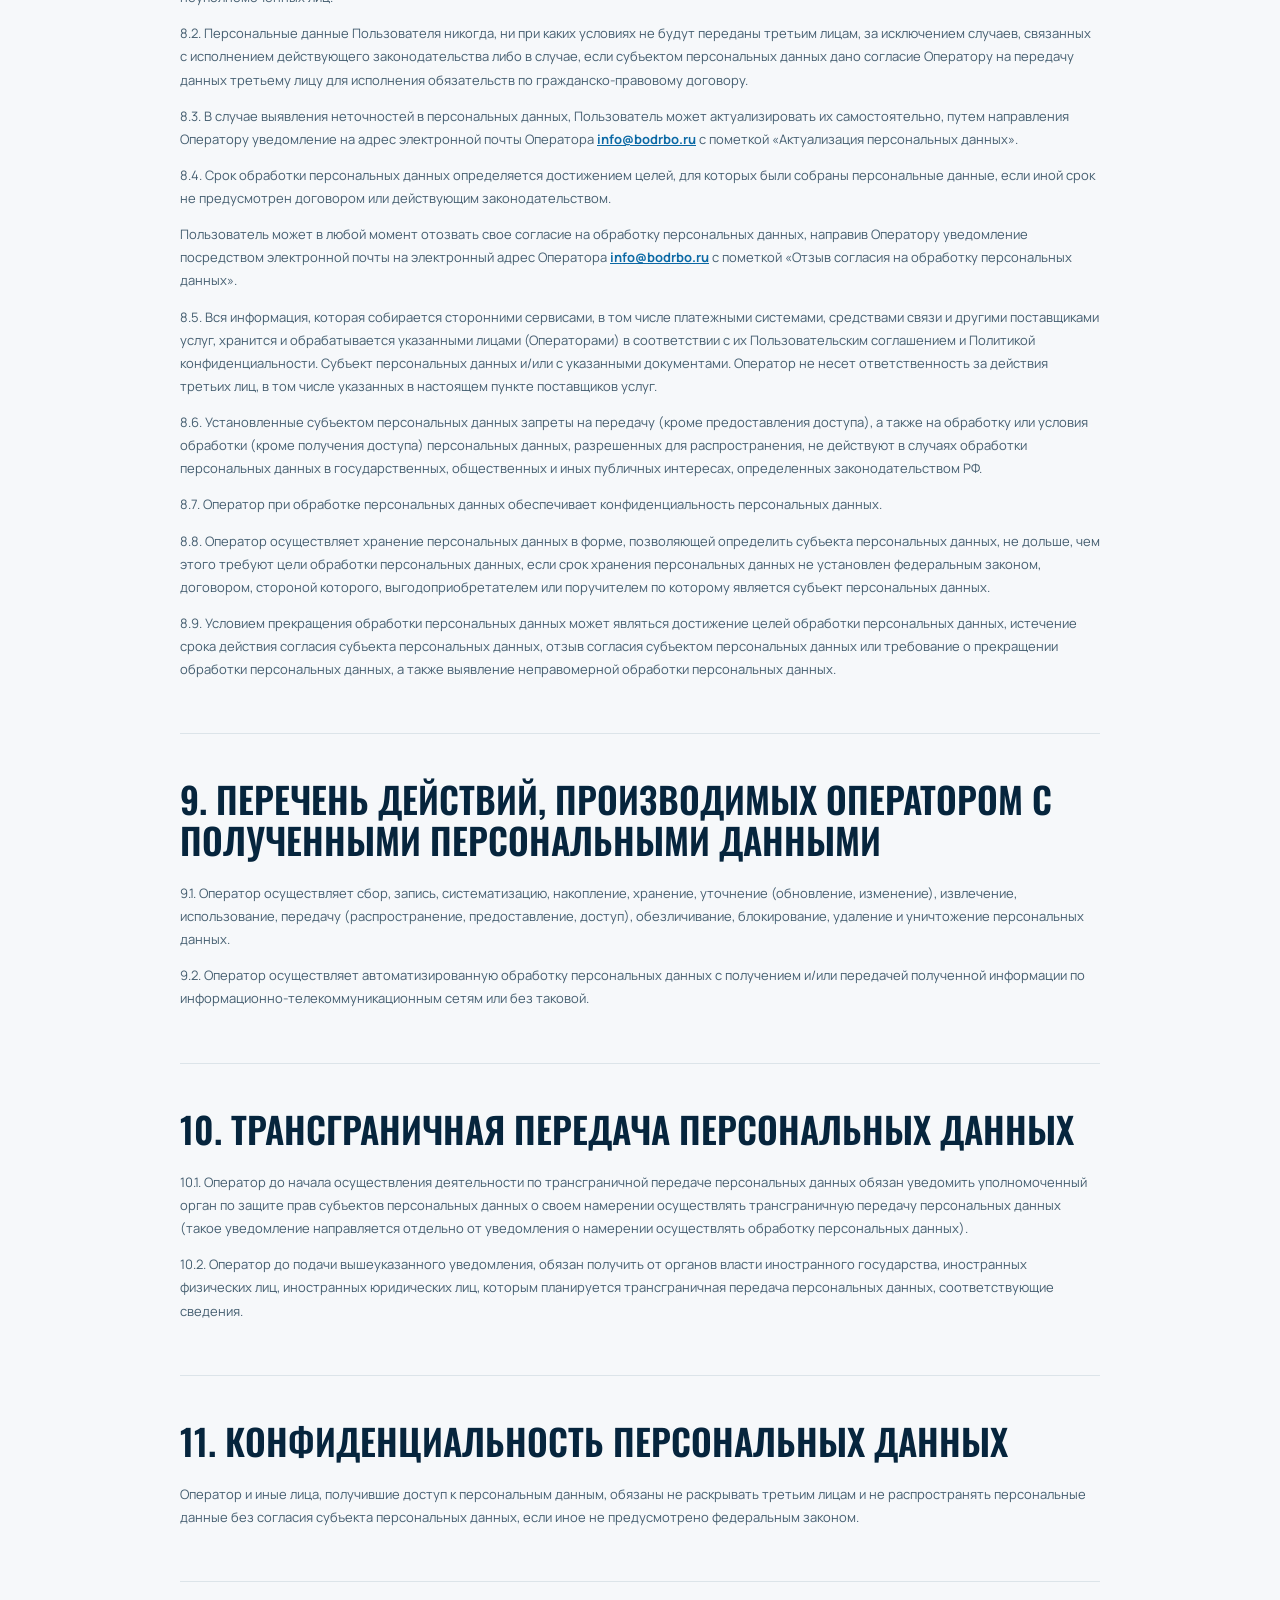
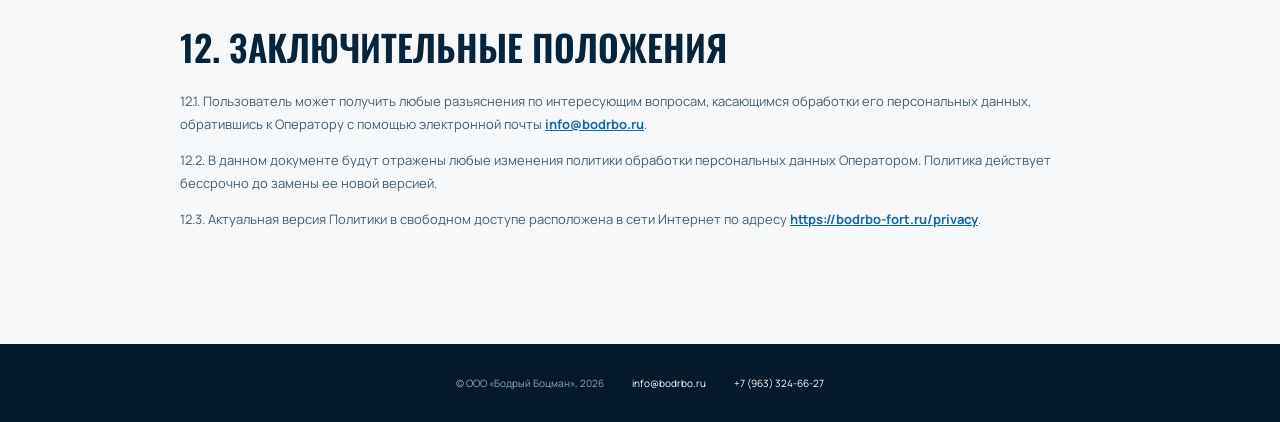
<file: privacy.html>
<!doctype html>
<html lang="ru">
<head>
  <meta charset="UTF-8">
  <meta name="viewport" content="width=device-width, initial-scale=1.0">
  <meta name="description" content="Политика ООО «Бодрый Боцман» в отношении обработки персональных данных.">
  <meta name="theme-color" content="#071522">
  <link rel="canonical" href="https://bodrbo-fort.ru/privacy.html">
  <meta property="og:locale" content="ru_RU">
  <meta property="og:type" content="article">
  <meta property="og:title" content="Политика обработки персональных данных — Бодрый Боцман">
  <meta property="og:description" content="Порядок обработки и защиты персональных данных ООО «Бодрый Боцман».">
  <meta property="og:url" content="https://bodrbo-fort.ru/privacy.html">
  <title>Политика обработки персональных данных — Бодрый Боцман</title>
  <link rel="preconnect" href="https://fonts.googleapis.com">
  <link rel="preconnect" href="https://fonts.gstatic.com" crossorigin>
  <link href="https://fonts.googleapis.com/css2?family=Manrope:wght@400;500;600;700;800&amp;family=Oswald:wght@500;600;700&amp;display=swap" rel="stylesheet">
  <link rel="icon" href="assets/brand/favicon.svg" type="image/svg+xml">
  <link rel="stylesheet" href="styles.css?v=2">
  <link rel="stylesheet" href="privacy.css?v=2">
</head>
<body class="legal-page">
  <header class="legal-header">
    <a class="brand" href="index.html" aria-label="Бодрый Боцман — на главную"><img src="assets/brand/bodry-botsman-combined-side-2lines-light.svg" width="989" height="344" alt="Бодрый Боцман"><small>Морские приключения</small></a>
    <a class="button button--compact" href="index.html">Вернуться на сайт <span>→</span></a>
  </header>

  <main class="legal-main">
    <section class="privacy-hero">
      <p class="eyebrow">Юридическая информация</p>
      <h1>Политика в отношении<br><em>обработки персональных данных</em></h1>
      <p>Документ определяет порядок обработки персональных данных и меры по обеспечению их безопасности.</p>
    </section>

    <article class="privacy-content">
      <section>
        <h2>1. Общие положения</h2>
        <p>Настоящая политика обработки персональных данных составлена в соответствии с требованиями Федерального закона от 27.07.2006. № 152-ФЗ «О персональных данных» (далее — Закон о персональных данных) и определяет порядок обработки персональных данных и меры по обеспечению безопасности персональных данных, предпринимаемые ООО "Бодрый Боцман" (далее — Оператор).</p>
        <p>1.1. Оператор ставит своей важнейшей целью и условием осуществления своей деятельности соблюдение прав и свобод человека и гражданина при обработке его персональных данных, в том числе защиты прав на неприкосновенность частной жизни, личную и семейную тайну.</p>
        <p>1.2. Настоящая политика Оператора в отношении обработки персональных данных (далее — Политика) применяется ко всей информации, которую Оператор может получить о посетителях веб-сайта <a href="https://bodrbo-fort.ru/">https://bodrbo-fort.ru/</a>.</p>
      </section>

      <section>
        <h2>2. Основные понятия, используемые в Политике</h2>
        <p>2.1. Автоматизированная обработка персональных данных — обработка персональных данных с помощью средств вычислительной техники.</p>
        <p>2.2. Блокирование персональных данных — временное прекращение обработки персональных данных (за исключением случаев, если обработка необходима для уточнения персональных данных).</p>
        <p>2.3. Веб-сайт — совокупность графических и информационных материалов, а также программ для ЭВМ и баз данных, обеспечивающих их доступность в сети интернет по сетевому адресу <a href="https://bodrbo-fort.ru/">https://bodrbo-fort.ru/</a>.</p>
        <p>2.4. Информационная система персональных данных — совокупность содержащихся в базах данных персональных данных и обеспечивающих их обработку информационных технологий и технических средств.</p>
        <p>2.5. Обезличивание персональных данных — действия, в результате которых невозможно определить без использования дополнительной информации принадлежность персональных данных конкретному Пользователю или иному субъекту персональных данных.</p>
        <p>2.6. Обработка персональных данных — любое действие (операция) или совокупность действий (операций), совершаемых с использованием средств автоматизации или без использования таких средств с персональными данными, включая сбор, запись, систематизацию, накопление, хранение, уточнение (обновление, изменение), извлечение, использование, передачу (распространение, предоставление, доступ), обезличивание, блокирование, удаление, уничтожение персональных данных.</p>
        <p>2.7. Оператор — государственный орган, муниципальный орган, юридическое или физическое лицо, самостоятельно или совместно с другими лицами организующие и/или осуществляющие обработку персональных данных, а также определяющие цели обработки персональных данных, состав персональных данных, подлежащих обработке, действия (операции), совершаемые с персональными данными.</p>
        <p>2.8. Персональные данные — любая информация, относящаяся прямо или косвенно к определенному или определяемому Пользователю веб-сайта <a href="https://bodrbo-fort.ru/">https://bodrbo-fort.ru/</a>.</p>
        <p>2.9. Персональные данные, разрешенные субъектом персональных данных для распространения, — персональные данные, доступ неограниченного круга лиц к которым предоставлен субъектом персональных данных путем дачи согласия на обработку персональных данных, разрешенных субъектом персональных данных для распространения в порядке, предусмотренном Законом о персональных данных (далее — персональные данные, разрешенные для распространения).</p>
        <p>2.10. Пользователь — любой посетитель веб-сайта <a href="https://bodrbo-fort.ru/">https://bodrbo-fort.ru/</a>.</p>
        <p>2.11. Предоставление персональных данных — действия, направленные на раскрытие персональных данных определенному лицу или определенному кругу лиц.</p>
        <p>2.12. Распространение персональных данных — любые действия, направленные на раскрытие персональных данных неопределенному кругу лиц (передача персональных данных) или на ознакомление с персональными данными неограниченного круга лиц, в том числе обнародование персональных данных в средствах массовой информации, размещение в информационно-телекоммуникационных сетях или предоставление доступа к персональным данным каким-либо иным способом.</p>
        <p>2.13. Трансграничная передача персональных данных — передача персональных данных на территорию иностранного государства органу власти иностранного государства, иностранному физическому или иностранному юридическому лицу.</p>
        <p>2.14. Уничтожение персональных данных — любые действия, в результате которых персональные данные уничтожаются безвозвратно с невозможностью дальнейшего восстановления содержания персональных данных в информационной системе персональных данных и/или уничтожаются материальные носители персональных данных.</p>
      </section>

      <section>
        <h2>3. Основные права и обязанности Оператора</h2>
        <p>3.1. Оператор имеет право:</p>
        <ul>
          <li>получать от субъекта персональных данных достоверные информацию и/или документы, содержащие персональные данные;</li>
          <li>в случае отзыва субъектом персональных данных согласия на обработку персональных данных, а также, направления обращения с требованием о прекращении обработки персональных данных, Оператор вправе продолжить обработку персональных данных без согласия субъекта персональных данных при наличии оснований, указанных в Законе о персональных данных;</li>
          <li>самостоятельно определять состав и перечень мер, необходимых и достаточных для обеспечения выполнения обязанностей, предусмотренных Законом о персональных данных и принятыми в соответствии с ним нормативными правовыми актами, если иное не предусмотрено Законом о персональных данных или другими федеральными законами.</li>
        </ul>
        <p>3.2. Оператор обязан:</p>
        <ul>
          <li>предоставлять субъекту персональных данных по его просьбе информацию, касающуюся обработки его персональных данных;</li>
          <li>организовывать обработку персональных данных в порядке, установленном действующим законодательством РФ;</li>
          <li>отвечать на обращения и запросы субъектов персональных данных и их законных представителей в соответствии с требованиями Закона о персональных данных;</li>
          <li>сообщать в уполномоченный орган по защите прав субъектов персональных данных по запросу этого органа необходимую информацию в течение 10 дней с даты получения такого запроса;</li>
          <li>публиковать или иным образом обеспечивать неограниченный доступ к настоящей Политике в отношении обработки персональных данных;</li>
          <li>принимать правовые, организационные и технические меры для защиты персональных данных от неправомерного или случайного доступа к ним, уничтожения, изменения, блокирования, копирования, предоставления, распространения персональных данных, а также от иных неправомерных действий в отношении персональных данных;</li>
          <li>прекратить передачу (распространение, предоставление, доступ) персональных данных, прекратить обработку и уничтожить персональные данные в порядке и случаях, предусмотренных Законом о персональных данных;</li>
          <li>исполнять иные обязанности, предусмотренные Законом о персональных данных.</li>
        </ul>
      </section>

      <section>
        <h2>4. Основные права и обязанности субъектов персональных данных</h2>
        <p>4.1. Субъекты персональных данных имеют право:</p>
        <ul>
          <li>получать информацию, касающуюся обработки его персональных данных, за исключением случаев, предусмотренных федеральными законами. Сведения предоставляются субъекту персональных данных Оператором в доступной форме, и в них не должны содержаться персональные данные, относящиеся к другим субъектам персональных данных, за исключением случаев, когда имеются законные основания для раскрытия таких персональных данных. Перечень информации и порядок ее получения установлен Законом о персональных данных;</li>
          <li>требовать от оператора уточнения его персональных данных, их блокирования или уничтожения в случае, если персональные данные являются неполными, устаревшими, неточными, незаконно полученными или не являются необходимыми для заявленной цели обработки, а также принимать предусмотренные законом меры по защите своих прав;</li>
          <li>выдвигать условие предварительного согласия при обработке персональных данных в целях продвижения на рынке товаров, работ и услуг;</li>
          <li>на отзыв согласия на обработку персональных данных, а также, на направление требования о прекращении обработки персональных данных;</li>
          <li>обжаловать в уполномоченный орган по защите прав субъектов персональных данных или в судебном порядке неправомерные действия или бездействие Оператора при обработке его персональных данных;</li>
          <li>на осуществление иных прав, предусмотренных законодательством РФ.</li>
        </ul>
        <p>4.2. Субъекты персональных данных обязаны:</p>
        <ul>
          <li>предоставлять Оператору достоверные данные о себе;</li>
          <li>сообщать Оператору об уточнении (обновлении, изменении) своих персональных данных.</li>
        </ul>
        <p>4.3. Лица, передавшие Оператору недостоверные сведения о себе, либо сведения о другом субъекте персональных данных без согласия последнего, несут ответственность в соответствии с законодательством РФ.</p>
      </section>

      <section>
        <h2>5. Принципы обработки персональных данных</h2>
        <p>5.1. Обработка персональных данных осуществляется на законной и справедливой основе.</p>
        <p>5.2. Обработка персональных данных ограничивается достижением конкретных, заранее определенных и законных целей. Не допускается обработка персональных данных, несовместимая с целями сбора персональных данных.</p>
        <p>5.3. Не допускается объединение баз данных, содержащих персональные данные, обработка которых осуществляется в целях, несовместимых между собой.</p>
        <p>5.4. Обработке подлежат только персональные данные, которые отвечают целям их обработки.</p>
        <p>5.5. Содержание и объем обрабатываемых персональных данных соответствуют заявленным целям обработки. Не допускается избыточность обрабатываемых персональных данных по отношению к заявленным целям их обработки.</p>
        <p>5.6. При обработке персональных данных обеспечивается точность персональных данных, их достаточность, а в необходимых случаях и актуальность по отношению к целям обработки персональных данных. Оператор принимает необходимые меры и/или обеспечивает их принятие по удалению или уточнению неполных или неточных данных.</p>
        <p>5.7. Хранение персональных данных осуществляется в форме, позволяющей определить субъекта персональных данных, не дольше, чем этого требуют цели обработки персональных данных, если срок хранения персональных данных не установлен федеральным законом, договором, стороной которого, выгодоприобретателем или поручителем по которому является субъект персональных данных. Обрабатываемые персональные данные уничтожаются либо обезличиваются по достижении целей обработки или в случае утраты необходимости в достижении этих целей, если иное не предусмотрено федеральным законом.</p>
      </section>

      <section>
        <h2>6. Цели обработки персональных данных</h2>
        <div class="privacy-purpose">
          <h3>Заключение, исполнение и прекращение гражданско-правовых договоров</h3>
          <h4>Персональные данные</h4>
          <ul>
            <li>фамилия, имя, отчество</li>
            <li>электронный адрес</li>
            <li>номера телефонов</li>
            <li>реквизиты документа, удостоверяющего личность</li>
            <li>идентификационный номер налогоплательщика, дата постановки его на учет, реквизиты свидетельства постановки на учет в налоговом органе</li>
            <li>Номер расчетного счета, номер лицевого счета, реквизиты банковской карты</li>
          </ul>
          <h4>Правовые основания</h4>
          <ul>
            <li>уставные (учредительные) документы Оператора</li>
            <li>договоры, заключаемые между оператором и субъектом персональных данных</li>
            <li>Федеральный закон "О персональных данных" от 27.07.2006 N 152-ФЗ</li>
          </ul>
          <h4>Виды обработки персональных данных</h4>
          <ul>
            <li>Сбор, запись, систематизация, накопление, хранение, уничтожение и обезличивание персональных данных</li>
            <li>Отправка информационных писем на адрес электронной почты</li>
            <li>Предоставление персональных данных</li>
          </ul>
        </div>
        <div class="privacy-purpose">
          <h3>Предоставление доступа Пользователю к сервисам, информации и/или материалам, содержащимся на веб-сайте</h3>
          <h4>Персональные данные</h4>
          <ul><li>электронный адрес</li><li>номера телефонов</li><li>фамилия и имя</li></ul>
          <h4>Правовые основания</h4>
          <ul><li>Федеральный закон "О персональных данных" от 27.07.2006 N 152-ФЗ</li></ul>
          <h4>Виды обработки персональных данных</h4>
          <ul>
            <li>Сбор, запись, систематизация, накопление, хранение, уничтожение и обезличивание персональных данных</li>
            <li>Отправка информационных писем на адрес электронной почты</li>
            <li>Предоставление персональных данных</li>
          </ul>
        </div>
        <div class="privacy-purpose">
          <h3>Информирование Пользователя посредством отправки электронных писем</h3>
          <h4>Персональные данные</h4>
          <ul><li>электронный адрес</li><li>номера телефонов</li><li>фамилия и имя</li></ul>
          <h4>Правовые основания</h4>
          <ul>
            <li>договоры, заключаемые между оператором и субъектом персональных данных</li>
            <li>Федеральный закон "О персональных данных" от 27.07.2006 N 152-ФЗ</li>
          </ul>
          <h4>Виды обработки персональных данных</h4>
          <ul>
            <li>Сбор, запись, систематизация, накопление, хранение, уничтожение и обезличивание персональных данных</li>
            <li>Отправка информационных писем на адрес электронной почты</li>
          </ul>
        </div>
      </section>

      <section>
        <h2>7. Условия обработки персональных данных</h2>
        <p>7.1. Обработка персональных данных осуществляется с согласия субъекта персональных данных на обработку его персональных данных.</p>
        <p>7.2. Обработка персональных данных необходима для достижения целей, предусмотренных международным договором Российской Федерации или законом, для осуществления возложенных законодательством Российской Федерации на оператора функций, полномочий и обязанностей.</p>
        <p>7.3. Обработка персональных данных необходима для осуществления правосудия, исполнения судебного акта, акта другого органа или должностного лица, подлежащих исполнению в соответствии с законодательством Российской Федерации об исполнительном производстве.</p>
        <p>7.4. Обработка персональных данных необходима для исполнения договора, стороной которого либо выгодоприобретателем или поручителем по которому является субъект персональных данных, а также для заключения договора по инициативе субъекта персональных данных или договора, по которому субъект персональных данных будет являться выгодоприобретателем или поручителем.</p>
        <p>7.5. Обработка персональных данных необходима для осуществления прав и законных интересов оператора или третьих лиц либо для достижения общественно значимых целей при условии, что при этом не нарушаются права и свободы субъекта персональных данных.</p>
        <p>7.6. Осуществляется обработка персональных данных, доступ неограниченного круга лиц к которым предоставлен субъектом персональных данных либо по его просьбе (далее — общедоступные персональные данные).</p>
        <p>7.7. Осуществляется обработка персональных данных, подлежащих опубликованию или обязательному раскрытию в соответствии с федеральным законом.</p>
      </section>

      <section>
        <h2>8. Порядок сбора, хранения, передачи и других видов обработки персональных данных</h2>
        <p>Безопасность персональных данных, которые обрабатываются Оператором, обеспечивается путем реализации правовых, организационных и технических мер, необходимых для выполнения в полном объеме требований действующего законодательства в области защиты персональных данных.</p>
        <p>8.1. Оператор обеспечивает сохранность персональных данных и принимает все возможные меры, исключающие доступ к персональным данным неуполномоченных лиц.</p>
        <p>8.2. Персональные данные Пользователя никогда, ни при каких условиях не будут переданы третьим лицам, за исключением случаев, связанных с исполнением действующего законодательства либо в случае, если субъектом персональных данных дано согласие Оператору на передачу данных третьему лицу для исполнения обязательств по гражданско-правовому договору.</p>
        <p>8.3. В случае выявления неточностей в персональных данных, Пользователь может актуализировать их самостоятельно, путем направления Оператору уведомление на адрес электронной почты Оператора <a href="mailto:info@bodrbo.ru">info@bodrbo.ru</a> с пометкой «Актуализация персональных данных».</p>
        <p>8.4. Срок обработки персональных данных определяется достижением целей, для которых были собраны персональные данные, если иной срок не предусмотрен договором или действующим законодательством.</p>
        <p>Пользователь может в любой момент отозвать свое согласие на обработку персональных данных, направив Оператору уведомление посредством электронной почты на электронный адрес Оператора <a href="mailto:info@bodrbo.ru">info@bodrbo.ru</a> с пометкой «Отзыв согласия на обработку персональных данных».</p>
        <p>8.5. Вся информация, которая собирается сторонними сервисами, в том числе платежными системами, средствами связи и другими поставщиками услуг, хранится и обрабатывается указанными лицами (Операторами) в соответствии с их Пользовательским соглашением и Политикой конфиденциальности. Субъект персональных данных и/или с указанными документами. Оператор не несет ответственность за действия третьих лиц, в том числе указанных в настоящем пункте поставщиков услуг.</p>
        <p>8.6. Установленные субъектом персональных данных запреты на передачу (кроме предоставления доступа), а также на обработку или условия обработки (кроме получения доступа) персональных данных, разрешенных для распространения, не действуют в случаях обработки персональных данных в государственных, общественных и иных публичных интересах, определенных законодательством РФ.</p>
        <p>8.7. Оператор при обработке персональных данных обеспечивает конфиденциальность персональных данных.</p>
        <p>8.8. Оператор осуществляет хранение персональных данных в форме, позволяющей определить субъекта персональных данных, не дольше, чем этого требуют цели обработки персональных данных, если срок хранения персональных данных не установлен федеральным законом, договором, стороной которого, выгодоприобретателем или поручителем по которому является субъект персональных данных.</p>
        <p>8.9. Условием прекращения обработки персональных данных может являться достижение целей обработки персональных данных, истечение срока действия согласия субъекта персональных данных, отзыв согласия субъектом персональных данных или требование о прекращении обработки персональных данных, а также выявление неправомерной обработки персональных данных.</p>
      </section>

      <section>
        <h2>9. Перечень действий, производимых Оператором с полученными персональными данными</h2>
        <p>9.1. Оператор осуществляет сбор, запись, систематизацию, накопление, хранение, уточнение (обновление, изменение), извлечение, использование, передачу (распространение, предоставление, доступ), обезличивание, блокирование, удаление и уничтожение персональных данных.</p>
        <p>9.2. Оператор осуществляет автоматизированную обработку персональных данных с получением и/или передачей полученной информации по информационно-телекоммуникационным сетям или без таковой.</p>
      </section>

      <section>
        <h2>10. Трансграничная передача персональных данных</h2>
        <p>10.1. Оператор до начала осуществления деятельности по трансграничной передаче персональных данных обязан уведомить уполномоченный орган по защите прав субъектов персональных данных о своем намерении осуществлять трансграничную передачу персональных данных (такое уведомление направляется отдельно от уведомления о намерении осуществлять обработку персональных данных).</p>
        <p>10.2. Оператор до подачи вышеуказанного уведомления, обязан получить от органов власти иностранного государства, иностранных физических лиц, иностранных юридических лиц, которым планируется трансграничная передача персональных данных, соответствующие сведения.</p>
      </section>

      <section>
        <h2>11. Конфиденциальность персональных данных</h2>
        <p>Оператор и иные лица, получившие доступ к персональным данным, обязаны не раскрывать третьим лицам и не распространять персональные данные без согласия субъекта персональных данных, если иное не предусмотрено федеральным законом.</p>
      </section>

      <section>
        <h2>12. Заключительные положения</h2>
        <p>12.1. Пользователь может получить любые разъяснения по интересующим вопросам, касающимся обработки его персональных данных, обратившись к Оператору с помощью электронной почты <a href="mailto:info@bodrbo.ru">info@bodrbo.ru</a>.</p>
        <p>12.2. В данном документе будут отражены любые изменения политики обработки персональных данных Оператором. Политика действует бессрочно до замены ее новой версией.</p>
        <p>12.3. Актуальная версия Политики в свободном доступе расположена в сети Интернет по адресу <a href="https://bodrbo-fort.ru/privacy.html">https://bodrbo-fort.ru/privacy</a>.</p>
      </section>
    </article>
  </main>

  <footer class="legal-footer">
    <span>© ООО «Бодрый Боцман», 2026</span>
    <a href="mailto:info@bodrbo.ru">info@bodrbo.ru</a>
    <a href="tel:+79633246627">+7 (963) 324-66-27</a>
  </footer>
</body>
</html>
</file>
<file: styles.css>
:root{
  --ink:#06253d;
  --ink-deep:#031a2b;
  --ink-soft:#0b3857;
  --water:#0b5f96;
  --sky:#5aa4cf;
  --paper:#f6f8fa;
  --white:#fff;
  --mist:#dbe5ec;
  --muted:#617588;
  --orange:#ff710a;
  --orange-deep:#e95d00;
  --yellow:#ffcc00;
  --line:#dce4e9;
  --shadow:0 18px 44px rgba(3,26,43,.12);
  --radius:10px;
  --container:min(1400px,calc(100% - 80px));
}

*{box-sizing:border-box}
html{scroll-behavior:smooth;background:var(--paper);color:var(--ink);font-family:"Manrope",Arial,sans-serif;-webkit-font-smoothing:antialiased}
section[id]{scroll-margin-top:72px}
body{margin:0;min-width:320px;overflow-x:hidden}
body.menu-open{overflow:hidden}
img{display:block;max-width:100%}
a{color:inherit}
button,input,textarea{font:inherit}
button{color:inherit;cursor:pointer}
.skip-link{position:fixed;left:16px;top:-80px;z-index:1000;background:#fff;color:var(--ink);padding:12px 18px;border-radius:6px;font-weight:800}
.skip-link:focus{top:16px}
:focus-visible{outline:3px solid #ffb677;outline-offset:4px}

.site-header{position:absolute;left:50%;top:0;z-index:50;display:grid;grid-template-columns:auto 1fr auto auto;align-items:center;gap:clamp(24px,3vw,52px);width:var(--container);height:100px;color:#fff;border-bottom:1px solid rgba(255,255,255,.16);transform:translateX(-50%)}
.site-header.is-scrolled{position:fixed;left:0;width:100%;height:76px;padding:0 max(40px,calc((100vw - 1400px)/2));background:rgba(3,26,43,.95);border-bottom-color:rgba(255,255,255,.1);backdrop-filter:blur(15px);transform:none;animation:header-in .24s ease-out}
@keyframes header-in{from{transform:translateY(-100%)}to{transform:none}}
.brand{display:flex;flex-direction:column;align-items:flex-start;gap:2px;min-width:max-content;color:#fff;text-decoration:none}
.brand img{width:205px;height:auto;object-fit:contain}
.site-header.is-scrolled .brand img{width:175px}
.site-header.is-scrolled .brand>small{display:none}
.brand>small{display:block;margin:0 0 0 7px;color:#98afbe;font-size:8px;font-weight:600;letter-spacing:.16em;text-transform:uppercase}
.desktop-nav{display:flex;align-items:center;justify-content:center;gap:clamp(20px,2.3vw,39px)}
.desktop-nav a{position:relative;color:#fff;text-decoration:none;font-size:11px;font-weight:800;text-transform:uppercase;white-space:nowrap}
.desktop-nav a::after{content:"";position:absolute;left:0;right:100%;bottom:-8px;height:2px;background:var(--orange);transition:right .2s ease}
.desktop-nav a:hover::after{right:0}
.header-contact{display:grid;justify-items:end;gap:2px;min-width:max-content}
.header-contact a{text-decoration:none;font-size:17px;font-weight:800}
.header-contact small{color:#b9c9d4;font-size:9px}
.button{display:inline-flex;align-items:center;justify-content:center;gap:18px;min-height:52px;border:1px solid var(--orange);border-radius:6px;background:var(--orange);color:#fff;padding:14px 24px;text-decoration:none;font-size:11px;font-weight:800;letter-spacing:.01em;text-transform:uppercase;box-shadow:0 10px 25px rgba(255,113,10,.22);transition:background .2s,border-color .2s,transform .2s,box-shadow .2s}
.button:hover{background:#ff8124;border-color:#ff8124;transform:translateY(-2px);box-shadow:0 16px 28px rgba(255,113,10,.3)}
.button--compact{min-height:46px;padding:12px 20px}
.button--ghost{border-color:rgba(255,255,255,.75);background:rgba(3,26,43,.14);box-shadow:none;backdrop-filter:blur(7px)}
.button--ghost:hover{border-color:#fff;background:rgba(255,255,255,.12);box-shadow:none}
.menu-toggle{display:none;width:46px;height:46px;border:1px solid rgba(255,255,255,.25);border-radius:5px;background:transparent;padding:13px}
.menu-toggle span{display:block;width:100%;height:2px;background:#fff;transition:.2s}
.menu-toggle span+span{margin-top:7px}
.menu-toggle[aria-expanded="true"] span:first-child{transform:translateY(4.5px) rotate(45deg)}
.menu-toggle[aria-expanded="true"] span:last-child{transform:translateY(-4.5px) rotate(-45deg)}
.mobile-menu{display:none}

.hero{position:relative;display:flex;align-items:flex-end;min-height:760px;overflow:hidden;background:var(--ink-deep);color:#fff;padding:150px max(40px,calc((100vw - 1400px)/2)) 138px}
.hero__image{position:absolute;inset:0;width:100%;height:100%;object-fit:cover;object-position:center 52%;transform:scale(1.015);animation:hero-settle 1.4s cubic-bezier(.2,.7,.2,1) both}
@keyframes hero-settle{from{opacity:.55;transform:scale(1.075)}to{opacity:1;transform:scale(1.015)}}
.hero__wash{position:absolute;inset:0;background:linear-gradient(90deg,rgba(3,26,43,.95) 0%,rgba(3,26,43,.76) 31%,rgba(3,26,43,.18) 67%,rgba(3,26,43,.28) 100%),linear-gradient(0deg,rgba(3,26,43,.9) 0%,transparent 38%),linear-gradient(180deg,rgba(3,26,43,.72),transparent 30%)}
.hero__content{position:relative;z-index:2;width:min(600px,48vw)}
.eyebrow{margin:0 0 12px;color:#fff;font-size:12px;font-weight:800;letter-spacing:.035em;text-transform:uppercase}
.eyebrow--blue{color:#3878ac}
.eyebrow--orange{color:var(--orange)}
.hero h1{margin:0;font-family:"Oswald",Impact,sans-serif;font-size:clamp(70px,7.35vw,118px);font-weight:700;line-height:.82;letter-spacing:-.045em;text-transform:uppercase;text-shadow:0 3px 20px rgba(0,0,0,.15)}
.hero__script{width:max-content;margin:0 0 8px 7px;color:var(--orange);font-family:"Caveat",cursive;font-size:clamp(62px,6vw,96px);font-weight:600;line-height:.88;transform:rotate(-4deg)}
.hero__lead{max-width:580px;margin:18px 0 24px;font-size:16px;line-height:1.5;text-wrap:balance}
.hero__actions{display:flex;gap:14px;flex-wrap:wrap}
.hero__note{position:absolute;top:118px;right:max(80px,calc((100vw - 1400px)/2 + 30px));z-index:3;margin:0;font-family:"Caveat",cursive;font-size:26px;line-height:1;text-align:center;transform:rotate(-7deg)}
.hero__note span{display:block;margin:8px 0 0 -48px;color:var(--orange);font-family:Arial,sans-serif;font-size:42px;transform:rotate(12deg)}
.hero-facts{position:absolute;z-index:3;left:50%;bottom:0;display:grid;grid-template-columns:repeat(5,1fr);width:var(--container);height:106px;transform:translateX(-50%);border-top:1px solid rgba(255,255,255,.22)}
.hero-facts article{position:relative;display:flex;align-items:center;gap:16px;padding:20px 22px}
.hero-facts article+article::before{content:"";position:absolute;left:0;top:30%;bottom:30%;width:1px;background:rgba(255,255,255,.23)}
.fact-icon{display:block;width:44px;height:44px;flex:none;overflow:visible;color:#fff;fill:none;stroke:currentColor;stroke-width:2;stroke-linecap:round;stroke-linejoin:round}
.hero-facts b{display:block;font-size:12px;text-transform:uppercase}
.hero-facts small{display:block;margin-top:5px;color:#becdd6;font-size:10px;line-height:1.3}

.section{padding:clamp(75px,8vw,120px) max(40px,calc((100vw - 1400px)/2))}
.section-heading{display:flex;align-items:end;justify-content:space-between;gap:60px;margin-bottom:42px}
.section-heading h2{margin:0;font-family:"Oswald",Impact,sans-serif;font-size:clamp(44px,4.5vw,70px);line-height:.98;letter-spacing:-.035em;text-transform:uppercase}
.section-heading>p{max-width:510px;margin:0;color:var(--muted);font-size:15px;line-height:1.7}
.section-heading--light{color:#fff}
.section-heading--light>p{color:#afc2d0}
.text-link{border:0;background:transparent;color:#116bb0;padding:8px 0;font-size:12px;font-weight:800}
.text-link span{margin-left:8px}
.text-link--light{color:#b9d9ee}

.routes{background:var(--paper)}
.routes-layout{display:grid;grid-template-columns:minmax(0,1fr) 310px;gap:20px;align-items:stretch}
.route-cards{display:grid;grid-template-columns:repeat(3,minmax(0,1fr));gap:16px}
.route-card{display:flex;flex-direction:column;min-width:0;overflow:hidden;border:1px solid var(--line);border-radius:var(--radius);background:#fff;box-shadow:0 9px 24px rgba(3,26,43,.09);transition:transform .25s,box-shadow .25s}
.route-card:hover{transform:translateY(-5px);box-shadow:var(--shadow)}
.route-card--popular{border-color:#ffdac0}
.route-card__image{position:relative;height:190px;background:#bdd0dc}
.route-card__image img{width:100%;height:100%;object-fit:cover}
.route-card__image>span,.route-card__image>em{position:absolute;top:12px;border-radius:4px;background:#fff;color:var(--ink);padding:7px 13px;font-size:9px;font-style:normal;font-weight:800;text-transform:uppercase;box-shadow:0 4px 12px rgba(3,26,43,.1)}
.route-card__image>span{left:12px}
.route-card__image>em{right:12px;background:var(--orange);color:#fff}
.route-card__body{position:relative;display:flex;flex:1;flex-direction:column;padding:28px 22px 19px}
.route-card__icon{position:absolute;left:20px;top:-30px;display:grid;place-items:center;width:58px;height:58px;border-radius:50%;background:#fff;color:var(--water);font-size:28px;box-shadow:0 7px 18px rgba(3,26,43,.14)}
.route-card--popular .route-card__icon{color:var(--orange)}
.route-card__body>.eyebrow{margin:0 0 4px;padding-left:72px;font-size:8px;min-height:15px}
.route-card h3{margin:9px 0 0;font-family:"Oswald",Impact,sans-serif;font-size:25px;line-height:1;text-transform:uppercase}
.route-card__subtitle{margin:4px 0 14px!important;color:#1d5d91!important;font-size:12px!important;font-weight:700}
.route-card__body>p:not(.eyebrow){margin:0 0 12px;color:#536a7d;font-size:11px;line-height:1.5}
.route-card ul{margin:0 0 22px;padding-left:18px;color:#173d5a;font-size:10px;line-height:1.65}
.route-card footer{display:flex;align-items:center;justify-content:space-between;gap:12px;margin-top:auto}
.route-card footer>b{font-size:20px;white-space:nowrap}
.route-card footer small{font-size:9px;font-weight:600}
.card-button{display:inline-flex;justify-content:center;min-width:98px;border-radius:4px;background:var(--ink);color:#fff;padding:12px;text-decoration:none;font-size:9px;font-weight:800;text-transform:uppercase}
.card-button--orange{background:var(--orange)}
.route-map{display:flex;flex-direction:column;overflow:hidden;border-radius:var(--radius);background:var(--ink-deep);color:#fff;padding:18px;box-shadow:var(--shadow)}
.route-map header{display:flex;align-items:start;justify-content:space-between;gap:15px}
.route-map h3{margin:0;font-family:"Oswald",Impact,sans-serif;font-size:18px;text-transform:uppercase}
.route-map ul{display:grid;gap:5px;margin:0;padding:7px 9px;border:1px solid rgba(255,255,255,.2);border-radius:6px;list-style:none;font-size:8px}
.route-map li{display:flex;align-items:center;gap:7px}
.line{display:block;width:16px;border-top:2px dashed}
.line--blue{color:#168ae0}.line--yellow{color:var(--yellow)}.line--orange{color:var(--orange)}
.route-map svg{width:100%;height:100%;min-height:365px;margin:3px 0}
.map-path{fill:none;stroke-width:3;stroke-linecap:round;stroke-dasharray:6 7;animation:route-flow 12s linear infinite}
.map-path--blue{stroke:#168ae0}.map-path--yellow{stroke:var(--yellow)}.map-path--orange{stroke:var(--orange)}
@keyframes route-flow{to{stroke-dashoffset:-100}}
.map-node circle{fill:var(--ink-deep);stroke:#168ae0;stroke-width:3}
.map-node text{fill:#fff;font:700 12px "Manrope",Arial,sans-serif}
.map-node--orange circle{stroke:var(--orange)}.map-node--orange text{fill:var(--orange)}
.map-node--yellow circle{stroke:var(--yellow)}.map-node--yellow text{fill:#fff}
.route-map>a{display:flex;justify-content:center;border:1px solid rgba(255,255,255,.5);border-radius:4px;padding:13px;color:#fff;text-decoration:none;font-size:8px;font-weight:800;text-transform:uppercase}
.route-map>a span{margin-left:9px}
.trust-strip{display:grid;grid-template-columns:repeat(5,1fr);margin-top:36px;border-top:1px solid var(--line);border-bottom:1px solid var(--line)}
.trust-strip article{position:relative;display:flex;align-items:center;gap:15px;padding:24px 20px}
.trust-strip article+article::before{content:"";position:absolute;left:0;top:24%;bottom:24%;width:1px;background:var(--line)}
.trust-icon{display:block;width:42px;height:42px;flex:none;overflow:visible;color:var(--ink-soft);fill:none;stroke:currentColor;stroke-width:2;stroke-linecap:round;stroke-linejoin:round}
.trust-strip b{display:block;font-size:10px}
.trust-strip p{margin:5px 0 0;color:var(--muted);font-size:9px;line-height:1.45}

.fleet{overflow:hidden;background:var(--ink-deep);color:#fff}
.fleet::before{content:"";position:absolute}
.fleet-grid{display:grid;grid-template-columns:1.2fr .9fr .9fr;gap:18px}
.vessel-card{position:relative;min-height:480px;overflow:hidden;border-radius:var(--radius);background:#0e3149}
.vessel-card>img{position:absolute;inset:0;width:100%;height:100%;object-fit:cover;transition:transform .7s cubic-bezier(.2,.7,.2,1)}
.vessel-card:hover>img{transform:scale(1.035)}
.vessel-card::after{content:"";position:absolute;inset:0;background:linear-gradient(0deg,rgba(3,26,43,.96),rgba(3,26,43,.12) 78%)}
.vessel-card>div{position:absolute;z-index:2;left:0;right:0;bottom:0;padding:28px}
.vessel-card .eyebrow{font-size:9px;color:#9cc9e6}
.vessel-card h3{margin:0 0 10px;font-family:"Oswald",Impact,sans-serif;font-size:35px;text-transform:uppercase}
.vessel-card p:not(.eyebrow){max-width:520px;margin:0;color:#ccd9e1;font-size:12px;line-height:1.55}
.vessel-card footer{display:flex;align-items:center;justify-content:space-between;gap:20px;margin-top:22px;padding-top:18px;border-top:1px solid rgba(255,255,255,.2)}
.vessel-card footer b{font-size:18px}.vessel-card footer small{font-size:9px}.vessel-card footer a{color:#fff;font-size:9px;font-weight:800;text-decoration:none;text-transform:uppercase}

.forts{background:#fff}
.forts-grid{display:grid;grid-template-columns:1.25fr .75fr .75fr;grid-template-rows:repeat(2,280px);gap:16px}
.fort-card{position:relative;overflow:hidden;border-radius:var(--radius);background:var(--ink);color:#fff}
.fort-card--large{grid-row:1/3}
.fort-card>img{width:100%;height:100%;object-fit:cover;transition:transform .7s cubic-bezier(.2,.7,.2,1)}
.fort-card:hover>img{transform:scale(1.04)}
.fort-card::after{content:"";position:absolute;inset:0;background:linear-gradient(0deg,rgba(3,26,43,.92),transparent 72%)}
.fort-card>div{position:absolute;z-index:2;left:0;right:0;bottom:0;padding:24px}
.fort-card span{display:block;margin-bottom:8px;color:#76a8c9;font:700 10px "Manrope",sans-serif}
.fort-card h3{margin:0;font-family:"Oswald",Impact,sans-serif;font-size:30px;text-transform:uppercase}
.fort-card p{max-width:550px;margin:7px 0 0;color:#d8e1e7;font-size:11px;line-height:1.5}
.fort-card--wide{grid-column:2/4}
.fort-card--wide>img{object-position:center 58%}
.fort-card--wide a{display:inline-block;margin-top:16px;border-bottom:1px solid rgba(255,255,255,.55);color:#fff;font-size:9px;font-weight:800;line-height:1.8;text-decoration:none;text-transform:uppercase}

.reviews{background:#0a3552;color:#fff}
.reviews-track{position:relative}
.review{display:none;grid-template-columns:minmax(300px,.82fr) minmax(0,1.18fr);gap:clamp(35px,6vw,90px);align-items:center;margin:0;padding:0}
.review.is-active{display:grid;animation:review-in .35s ease-out}
@keyframes review-in{from{opacity:0;transform:translateX(22px)}to{opacity:1;transform:none}}
.review__photo{position:relative;overflow:hidden;margin:0;border-radius:var(--radius);background:#0f2f44;box-shadow:0 24px 60px rgba(0,0,0,.23)}
.review__photo img{display:block;width:100%;aspect-ratio:1;object-fit:cover;object-position:var(--review-focus,center)}
.review__photo figcaption{position:absolute;left:18px;bottom:18px;border:1px solid rgba(255,255,255,.38);border-radius:999px;background:rgba(3,26,43,.7);padding:8px 12px;color:#fff;font-size:8px;font-weight:800;letter-spacing:.04em;text-transform:uppercase;backdrop-filter:blur(8px)}
.review__quote{position:relative;margin:0;padding:20px 0}
.review__mark{display:block;height:62px;color:var(--orange);font:700 96px/1 "Oswald",sans-serif}
.review__quote>p{max-width:780px;margin:0;font-size:clamp(28px,3.2vw,48px);font-weight:500;line-height:1.28;letter-spacing:-.025em}
.review footer{display:grid;gap:4px;margin-top:32px;padding-top:22px;border-top:1px solid rgba(255,255,255,.2)}
.review footer b{font-size:12px}.review footer span{color:#8fb0c5;font-size:10px}
.review-controls{display:flex;align-items:center;gap:16px;margin:35px 0 0 calc(36% + clamp(35px,6vw,90px))}
.review-controls.is-hidden{display:none}
.review-controls button{display:grid;place-items:center;width:43px;height:43px;border:1px solid rgba(255,255,255,.3);border-radius:50%;background:transparent;color:#fff}
.review-controls span{color:#a6c0d0;font-size:10px}

.team{display:grid;grid-template-columns:1.05fr .95fr;gap:clamp(40px,7vw,100px);align-items:center;background:var(--paper)}
.team-photo{position:relative}
.team-photo img{width:100%;aspect-ratio:1.34;object-fit:cover;border-radius:var(--radius)}
.team-copy h2{margin:0 0 24px;font-family:"Oswald",Impact,sans-serif;font-size:clamp(45px,5vw,72px);line-height:.96;text-transform:uppercase}
.team-copy>p:not(.eyebrow){max-width:580px;margin:0;color:var(--muted);font-size:14px;line-height:1.7}
.team-list{display:grid;grid-template-columns:repeat(2,1fr);gap:0;margin-top:32px;border-top:1px solid var(--line)}
.team-list article{display:grid;gap:5px;padding:17px 14px 17px 0;border-bottom:1px solid var(--line)}
.team-list article:nth-child(even){padding-left:18px;border-left:1px solid var(--line)}
.team-list b{font-size:11px}.team-list span{color:var(--muted);font-size:9px;line-height:1.45}

.departure{display:grid;grid-template-columns:.82fr 1.18fr;gap:0;padding-top:0;padding-bottom:0;background:var(--ink-deep);color:#fff}
.departure-copy{display:flex;flex-direction:column;align-items:flex-start;justify-content:center;padding:70px clamp(35px,5vw,80px) 70px 0}
.departure-copy h2{margin:0 0 22px;font-family:"Oswald",Impact,sans-serif;font-size:clamp(48px,5vw,76px);line-height:.95;text-transform:uppercase}
.departure-copy>p:not(.eyebrow){max-width:530px;margin:0 0 20px;color:#b7c9d5;font-size:13px;line-height:1.65}
.departure-copy address{margin:0 0 28px;color:#fff;font-size:14px;font-style:normal;font-weight:800}
.departure-copy>div{display:flex;gap:12px;flex-wrap:wrap}
.departure figure{position:relative;min-height:610px;margin:0}
.departure figure>img{width:100%;height:100%;object-fit:cover}
.departure figcaption{position:absolute;right:20px;bottom:20px;display:grid;gap:3px;border-radius:6px;background:rgba(3,26,43,.88);padding:15px 18px;backdrop-filter:blur(8px)}
.departure figcaption span{color:#8db2c9;font-size:8px}.departure figcaption b{font-size:10px;text-transform:uppercase}

.booking{display:flex;align-items:end;justify-content:space-between;gap:50px;padding:clamp(75px,9vw,130px) max(40px,calc((100vw - 1400px)/2));background:var(--orange);color:#fff}
.booking h2{margin:0;font-family:"Oswald",Impact,sans-serif;font-size:clamp(54px,6.5vw,100px);line-height:.88;letter-spacing:-.035em;text-transform:uppercase}
.booking>div{display:grid;gap:20px;justify-items:start}
.booking .button{border-color:#fff;background:#fff;color:var(--orange);box-shadow:none}
.booking>div>p{margin:0;font-size:11px;line-height:1.5}.booking>div>p a{font-size:18px;font-weight:800;text-decoration:none}

.site-footer{display:grid;grid-template-columns:1.2fr repeat(3,1fr);gap:40px;padding:55px max(40px,calc((100vw - 1400px)/2)) 35px;background:var(--ink-deep);color:#fff}
.brand--footer{align-self:start}.brand--footer img{width:240px}
.site-footer>div{display:grid;align-content:start;gap:7px}
.site-footer>div small{margin-bottom:7px;color:#718fa3;font-size:8px;font-weight:800;letter-spacing:.08em;text-transform:uppercase}
.site-footer>div a,.site-footer>div span{color:#c3d1da;font-size:10px;text-decoration:none}
.site-footer>p{grid-column:1/-1;margin:20px 0 0;padding-top:20px;border-top:1px solid rgba(255,255,255,.12);color:#668398;font-size:9px}

@media(max-width:1320px){
  :root{--container:min(100% - 48px,1120px)}
  .site-header{grid-template-columns:auto 1fr auto;gap:28px}.desktop-nav{gap:18px}.desktop-nav a{font-size:9px}.header-contact{display:none}.button--compact{padding-inline:16px}
}

@media(max-width:1200px){
  :root{--container:min(100% - 48px,1120px)}
  .site-header{grid-template-columns:auto 1fr auto;gap:28px}.desktop-nav{gap:18px}.desktop-nav a{font-size:9px}.header-contact{display:none}.button--compact{padding-inline:16px}
  .hero{padding-left:24px;padding-right:24px}.hero__note{right:35px}.hero-facts{width:calc(100% - 48px)}
  .section,.booking,.site-footer{padding-left:24px;padding-right:24px}
  .route-cards{grid-template-columns:repeat(2,1fr)}.route-card:last-child{grid-column:1/-1}.route-card:last-child .route-card__image{height:240px}.routes-layout{grid-template-columns:minmax(0,1fr) 290px}
  .trust-strip{grid-template-columns:repeat(3,1fr)}.trust-strip article:nth-child(4)::before{display:none}
  .fleet-grid{grid-template-columns:repeat(2,1fr)}.vessel-card--wide{grid-column:1/-1}
}

@media(max-width:900px){
  .site-header,.site-header.is-scrolled{position:fixed;left:0;top:0;width:100%;height:72px;padding:0 18px;background:rgba(3,26,43,.92);border-bottom:1px solid rgba(255,255,255,.14);backdrop-filter:blur(14px);transform:none}
  .desktop-nav,.site-header>.button{display:none}.site-header{grid-template-columns:1fr auto}.menu-toggle{display:block}.brand img{width:175px;height:auto}.brand small{display:none}.brand--footer img{width:240px}.brand--footer small{display:block}
  .mobile-menu{position:fixed;z-index:45;inset:72px 0 0;display:flex;flex-direction:column;align-items:stretch;justify-content:center;gap:30px;background:rgba(3,26,43,.985);color:#fff;padding:35px;opacity:0;visibility:hidden;transform:translateY(-14px);transition:.22s}
  .mobile-menu.is-open{opacity:1;visibility:visible;transform:none}.mobile-menu nav{display:grid}.mobile-menu nav a{padding:13px 0;border-bottom:1px solid rgba(255,255,255,.12);font-family:"Oswald",sans-serif;font-size:27px;text-decoration:none;text-transform:uppercase}.mobile-menu__phone{font-size:22px;font-weight:800;text-decoration:none}
  .hero{min-height:850px;padding:128px 24px 220px}.hero__image{object-position:62% center}.hero__wash{background:linear-gradient(90deg,rgba(3,26,43,.94),rgba(3,26,43,.54)),linear-gradient(0deg,rgba(3,26,43,.92),transparent 48%)}.hero__content{width:min(590px,85vw)}.hero__note{display:none}.hero-facts{grid-template-columns:repeat(6,1fr);height:auto;bottom:0}.hero-facts article{grid-column:span 2}.hero-facts article:nth-child(4){grid-column:2/span 2}.hero-facts article:nth-child(5){grid-column:4/span 2}.hero-facts article:nth-child(n+4){border-top:1px solid rgba(255,255,255,.16)}
  .section-heading{align-items:start;flex-direction:column;gap:20px}.routes-layout{grid-template-columns:1fr}.route-map{min-height:600px}.route-map svg{min-height:470px}
  .trust-strip{grid-template-columns:repeat(2,1fr)}.trust-strip article:nth-child(odd)::before{display:none}.trust-strip article:nth-child(4)::before{display:block}
  .forts-grid{grid-template-columns:repeat(2,1fr);grid-template-rows:460px 300px 300px}.fort-card--large{grid-column:1/-1;grid-row:auto}.fort-card--wide{grid-column:1/-1}
  .team{grid-template-columns:1fr}.departure{grid-template-columns:1fr;padding:0}.departure-copy{padding:70px 24px}.departure figure{min-height:480px}.booking{align-items:start;flex-direction:column}.site-footer{grid-template-columns:repeat(3,1fr)}.brand--footer{grid-column:1/-1}
}

@media(max-width:640px){
  :root{--container:calc(100% - 28px)}
  .hero{min-height:850px;padding:112px 14px 230px}.hero__content{width:100%}.hero h1{font-size:clamp(53px,15.5vw,65px);letter-spacing:-.055em}.hero__script{font-size:64px}.hero__lead{font-size:14px}.hero__actions{display:grid;grid-template-columns:1fr}.hero__actions .button{width:100%}.hero-facts{grid-template-columns:repeat(6,1fr);width:calc(100% - 28px)}.hero-facts article{display:grid;grid-column:span 2;justify-items:center;gap:5px;padding:12px 4px;text-align:center}.hero-facts article:nth-child(4){grid-column:2/span 2}.hero-facts article:nth-child(5){grid-column:4/span 2}.hero-facts article+article::before{top:20%;bottom:20%}.fact-icon{width:31px;height:31px}.hero-facts b{font-size:8px}.hero-facts small{font-size:7px}
  .section{padding:65px 14px}.section-heading{margin-bottom:28px}.section-heading h2{font-size:43px}.route-cards{grid-template-columns:1fr}.route-card:last-child{grid-column:auto}.route-card:last-child .route-card__image,.route-card__image{height:210px}.route-card__body{padding:28px 18px 18px}.route-map{min-height:570px;padding:15px}.route-map svg{min-height:430px}.trust-strip{grid-template-columns:1fr;margin-top:26px}.trust-strip article{padding:17px 8px}.trust-strip article+article::before{left:0;right:0;top:0;bottom:auto;width:auto;height:1px;display:block!important}
  .fleet-grid{grid-template-columns:1fr}.vessel-card--wide{grid-column:auto}.vessel-card{min-height:450px}.vessel-card>div{padding:22px}
  .forts-grid{display:grid;grid-template-columns:1fr;grid-template-rows:none}.fort-card,.fort-card--large,.fort-card--wide{grid-column:auto;grid-row:auto;min-height:360px}
  .review.is-active{grid-template-columns:1fr}.review__photo{width:min(100%,460px);margin:auto}.review__quote{padding-top:5px}.review__quote>p{font-size:25px}.review-controls{margin-left:0}.team-copy h2{font-size:44px}.team-list{grid-template-columns:1fr}.team-list article:nth-child(even){padding-left:0;border-left:0}
  .departure-copy{padding:65px 14px}.departure-copy h2{font-size:47px}.departure-copy>div{display:grid;width:100%}.departure-copy .button{width:100%}.departure figure{min-height:380px}.booking{padding:65px 14px}.booking h2{font-size:54px}.booking .button{width:100%;text-align:center}.site-footer{grid-template-columns:1fr;padding:45px 14px 30px}.brand--footer{grid-column:auto}.site-footer>p{grid-column:auto}
}

@media(prefers-reduced-motion:reduce){
  html{scroll-behavior:auto}*,*::before,*::after{animation-duration:.01ms!important;animation-iteration-count:1!important;transition-duration:.01ms!important}.map-path{animation:none}
}

.error-page{min-height:100vh;background:radial-gradient(circle at 80% 18%,#0b527d 0,transparent 32%),var(--ink-deep);color:#fff}
.error-shell{display:flex;min-height:100vh;flex-direction:column;align-items:flex-start;justify-content:center;width:min(680px,calc(100% - 40px));margin:auto}
.error-shell>img{width:260px;height:auto;margin-bottom:30px}.error-shell h1{margin:0;font-family:"Oswald",Impact,sans-serif;font-size:clamp(75px,13vw,150px);line-height:.83;text-transform:uppercase}.error-shell>p:not(.eyebrow){max-width:480px;margin:25px 0;color:#b7c9d5;line-height:1.6}
</file>
<file: booking.css>
/* Online booking — intentionally isolated from the main landing-page styles. */
body.booking-open{overflow:hidden}
[data-book-open].button,[data-book-open].card-button{font-family:inherit;cursor:pointer}
.card-button{border:0}

.booking-modal{position:fixed;z-index:1000;inset:0;display:grid;place-items:center;padding:24px;opacity:0;visibility:hidden;transition:opacity .24s ease,visibility .24s ease}
.booking-modal.is-open{opacity:1;visibility:visible}
.booking-modal__backdrop{position:absolute;inset:0;width:100%;height:100%;border:0;background:rgba(2,17,29,.78);backdrop-filter:blur(10px);cursor:default}
.booking-dialog{position:relative;display:flex;flex-direction:column;width:min(1180px,100%);max-height:min(880px,calc(100vh - 48px));overflow:hidden;border:1px solid rgba(255,255,255,.14);border-radius:16px;background:#fff;color:var(--ink);box-shadow:0 30px 100px rgba(0,0,0,.42);transform:translateY(20px) scale(.985);transition:transform .3s cubic-bezier(.2,.75,.25,1)}
.booking-modal.is-open .booking-dialog{transform:none}
.booking-dialog__header{display:flex;align-items:center;justify-content:space-between;gap:24px;flex:none;padding:24px 28px;border-bottom:1px solid var(--line);background:#fff}
.booking-dialog__header .eyebrow{margin-bottom:5px;color:var(--orange);font-size:9px}
.booking-dialog__header h2{margin:0;font:600 clamp(24px,3vw,38px)/1 "Oswald",Impact,sans-serif;letter-spacing:-.02em;text-transform:uppercase}
.booking-dialog__close{display:grid;place-items:center;width:46px;height:46px;flex:none;border:1px solid var(--line);border-radius:50%;background:#f6f8fa;color:var(--ink);font-size:28px;font-weight:300;line-height:1;transition:.18s}
.booking-dialog__close:hover{border-color:#b8c9d5;background:#edf3f7;transform:rotate(4deg)}
.booking-dialog__body{display:grid;grid-template-columns:230px minmax(0,1fr);min-height:0;overflow:hidden}

.booking-rail{position:relative;display:flex;flex-direction:column;justify-content:space-between;overflow:hidden;background:var(--ink-deep);color:#fff;padding:34px 27px}
.booking-rail::after{content:"";position:absolute;right:-74px;bottom:20px;width:220px;height:220px;border:1px solid rgba(90,164,207,.14);border-radius:50%;box-shadow:0 0 0 34px rgba(90,164,207,.04),0 0 0 70px rgba(90,164,207,.025)}
.booking-rail ol{position:relative;z-index:1;display:grid;gap:0;margin:0;padding:0;list-style:none}
.booking-rail li{position:relative;display:grid;grid-template-columns:38px 1fr;gap:12px;align-items:center;min-height:80px;color:#65849a}
.booking-rail li:not(:last-child)::after{content:"";position:absolute;left:18px;top:58px;bottom:-16px;width:1px;background:#29475c}
.booking-rail li>span{display:grid;place-items:center;width:38px;height:38px;border:1px solid #38576b;border-radius:50%;background:var(--ink-deep);font-size:9px;font-weight:800}
.booking-rail li b,.booking-rail li small{display:block}.booking-rail li b{font-size:12px;text-transform:uppercase}.booking-rail li small{margin-top:3px;font-size:8px}
.booking-rail li.is-active{color:#fff}.booking-rail li.is-active>span{border-color:var(--orange);background:var(--orange);box-shadow:0 0 0 5px rgba(255,113,10,.12)}
.booking-rail li.is-done>span{border-color:#5aa4cf;background:#0b5f96;color:#fff}
.booking-rail li.is-done:not(:last-child)::after{background:#0b5f96}
.booking-rail__help{position:relative;z-index:1;display:grid;gap:5px;padding-top:24px;border-top:1px solid rgba(255,255,255,.13)}
.booking-rail__help span,.booking-rail__help small{color:#7895a8;font-size:8px}.booking-rail__help a{color:#fff;font-size:14px;font-weight:800;text-decoration:none}

.booking-stage{min-width:0;overflow-y:auto;background:#f7f9fb}
.booking-step{min-height:100%;padding:30px clamp(24px,4vw,52px) 38px}
.booking-step[hidden]{display:none!important}
.booking-step__heading{display:flex;align-items:flex-end;justify-content:space-between;gap:24px;margin-bottom:24px}
.booking-step__heading span{color:var(--orange);font-size:8px;font-weight:800;letter-spacing:.08em;text-transform:uppercase}
.booking-step__heading h3{margin:4px 0 0;font:600 clamp(30px,3vw,44px)/1 "Oswald",Impact,sans-serif;text-transform:uppercase}
.booking-step__heading>p{max-width:300px;margin:0;color:var(--muted);font-size:10px;line-height:1.5;text-align:right}
.booking-back{border:0;background:transparent;color:#176da8;padding:8px 0;font-size:10px;font-weight:800}

.booking-route-filter{display:flex;gap:8px;overflow-x:auto;margin:0 0 16px;padding:0 0 2px;scrollbar-width:none}
.booking-route-filter::-webkit-scrollbar,.booking-days::-webkit-scrollbar{display:none}
.booking-route-chip{flex:none;border:1px solid #d8e2e9;border-radius:999px;background:#fff;color:#496477;padding:10px 15px;font-size:9px;font-weight:800;white-space:nowrap;transition:.18s}
.booking-route-chip:hover{border-color:#9bb8ca}.booking-route-chip.is-active{border-color:var(--ink);background:var(--ink);color:#fff}
.booking-days{display:flex;gap:8px;overflow-x:auto;margin-bottom:18px;padding:0 0 3px;scrollbar-width:none}
.booking-day{display:grid;gap:2px;min-width:72px;flex:none;border:1px solid var(--line);border-radius:9px;background:#fff;padding:10px 11px;text-align:left;transition:.18s}
.booking-day span{color:var(--muted);font-size:8px;text-transform:uppercase}.booking-day b{font-size:15px}.booking-day small{color:#2879ad;font-size:8px}
.booking-day:hover{border-color:#9ab8ca;transform:translateY(-1px)}.booking-day.is-active{border-color:var(--orange);box-shadow:0 0 0 2px rgba(255,113,10,.12)}
.booking-status{display:flex;align-items:center;justify-content:center;gap:13px;min-height:210px;border:1px dashed #cad7df;border-radius:12px;color:var(--muted);background:rgba(255,255,255,.5);text-align:center}
.booking-status[hidden]{display:none}.booking-status p{margin:0;font-size:11px}.booking-status b{display:block;margin-bottom:6px;color:var(--ink);font-size:14px}.booking-status a{color:#1471ae;font-weight:800}
.booking-loader{width:22px;height:22px;border:2px solid #d5e0e7;border-top-color:var(--orange);border-radius:50%;animation:booking-spin .75s linear infinite}
@keyframes booking-spin{to{transform:rotate(1turn)}}
.booking-slots{display:grid;grid-template-columns:repeat(2,minmax(0,1fr));gap:10px}
.booking-slot{position:relative;display:grid;grid-template-columns:auto 1fr auto;gap:15px;align-items:center;min-height:92px;border:1px solid var(--line);border-radius:11px;background:#fff;padding:14px;text-align:left;box-shadow:0 7px 22px rgba(3,26,43,.05);transition:.2s}
.booking-slot:hover{border-color:#86abc2;transform:translateY(-2px);box-shadow:0 12px 28px rgba(3,26,43,.1)}
.booking-slot__time{display:grid;place-items:center;align-self:stretch;min-width:67px;border-radius:7px;background:#eaf3f8;color:#0b5f96;font:700 17px/1 "Manrope",sans-serif}
.booking-slot__copy{min-width:0}.booking-slot__copy b,.booking-slot__copy span,.booking-slot__copy small{display:block}.booking-slot__copy b{font:600 17px/1.1 "Oswald",sans-serif;text-transform:uppercase}.booking-slot__copy span{margin-top:5px;color:var(--muted);font-size:8px}.booking-slot__copy small{margin-top:7px;color:#1671ab;font-size:8px;font-weight:800}
.booking-slot__price{text-align:right;white-space:nowrap}.booking-slot__price b,.booking-slot__price small{display:block}.booking-slot__price b{font-size:13px}.booking-slot__price small{margin-top:2px;color:#8093a1;font-size:7px}
.booking-slot::after{content:"→";position:absolute;right:12px;bottom:8px;color:var(--orange);font-size:12px;font-weight:800}

.booking-selection{display:grid;grid-template-columns:1fr auto;gap:20px;align-items:center;margin-bottom:24px;border-radius:11px;background:var(--ink);color:#fff;padding:17px 20px}
.booking-selection b,.booking-selection span,.booking-selection small{display:block}.booking-selection b{font:600 19px/1.1 "Oswald",sans-serif;text-transform:uppercase}.booking-selection span{margin-top:6px;color:#b7cfdd;font-size:9px}.booking-selection small{color:#8eb0c4;font-size:8px;text-align:right}.booking-selection strong{display:block;margin-top:4px;font-size:17px;text-align:right}
.booking-fields{display:grid;grid-template-columns:1fr 1fr;gap:16px}
.booking-fields label{display:grid;gap:7px}.booking-fields label>span,.booking-guests legend{color:#526b7c;font-size:9px;font-weight:800;text-transform:uppercase}
.booking-fields input{width:100%;height:52px;border:1px solid #d6e1e7;border-radius:7px;background:#fff;color:var(--ink);padding:0 15px;font-size:13px;outline:0;transition:.18s}
.booking-fields input:focus{border-color:#5e9fc8;box-shadow:0 0 0 3px rgba(90,164,207,.14)}
.booking-fields input.is-invalid{border-color:#e45343;box-shadow:0 0 0 3px rgba(228,83,67,.1)}
.booking-guests{grid-column:1/-1;display:grid;grid-template-columns:auto 58px 58px 58px 1fr;gap:8px;align-items:center;margin:0;border:0;padding:4px 0 0}
.booking-guests legend{float:left;margin-right:18px}.booking-guests button{width:52px;height:46px;border:1px solid #d6e1e7;border-radius:7px;background:#fff;color:var(--ink);font-size:22px}.booking-guests output{display:grid;place-items:center;height:46px;border-radius:7px;background:#eaf3f8;color:var(--ink);font-size:15px;font-weight:800}.booking-guests small{margin-left:5px;color:var(--muted);font-size:9px}
.booking-honeypot{position:absolute!important;left:-9999px!important;width:1px!important;height:1px!important;overflow:hidden!important}
.booking-form-error{min-height:20px;margin-top:13px;color:#bd3025;font-size:10px;font-weight:700}
.booking-submit-row{display:flex;align-items:center;justify-content:space-between;gap:24px;margin-top:5px;padding-top:20px;border-top:1px solid var(--line)}
.booking-submit-row>div b,.booking-submit-row>div small{display:block}.booking-submit-row>div b{font-size:22px}.booking-submit-row>div small{margin-top:4px;color:var(--muted);font-size:8px}.booking-submit-row .button{min-width:210px}
.booking-submit-row .button:disabled{cursor:wait;opacity:.65;transform:none}
.booking-consent{max-width:570px;margin:15px 0 0;color:#718696;font-size:8px;line-height:1.55}.booking-consent a{color:#176da8}

.booking-success{display:flex;flex-direction:column;align-items:flex-start;justify-content:center;max-width:720px;margin:auto}
.booking-success__icon{display:grid;place-items:center;width:66px;height:66px;margin-bottom:24px;border-radius:50%;background:#dff2e8;color:#16764a;font-size:30px;font-weight:800}
.booking-success h3{margin:0;font:600 clamp(50px,7vw,86px)/.88 "Oswald",Impact,sans-serif;letter-spacing:-.04em;text-transform:uppercase}
.booking-success>p:not(.eyebrow){max-width:590px;margin:20px 0 0;color:var(--muted);font-size:13px;line-height:1.65}
.booking-success__summary{display:grid;grid-template-columns:repeat(3,auto);gap:30px;margin-top:28px;padding:18px 0;border-top:1px solid var(--line);border-bottom:1px solid var(--line)}
.booking-success__summary div{display:grid;gap:4px}.booking-success__summary small{color:#7d909e;font-size:8px;text-transform:uppercase}.booking-success__summary b{font-size:12px}
.booking-success__actions{display:flex;align-items:center;gap:24px;margin-top:27px}.booking-success__actions a{color:#176da8;font-size:10px;font-weight:800;text-decoration:none}

@media(max-width:800px){
  .booking-modal{padding:0;place-items:stretch}.booking-dialog{width:100%;height:100%;max-height:none;border:0;border-radius:0}
  .booking-dialog__header{padding:18px}.booking-dialog__header h2{font-size:24px}.booking-dialog__close{width:42px;height:42px}
  .booking-dialog__body{grid-template-columns:1fr;overflow:hidden}.booking-rail{display:block;padding:10px 18px}.booking-rail::after,.booking-rail__help{display:none}.booking-rail ol{grid-template-columns:repeat(3,1fr);gap:8px}.booking-rail li{grid-template-columns:28px 1fr;min-height:42px;gap:7px}.booking-rail li>span{width:28px;height:28px}.booking-rail li:not(:last-child)::after{left:100%;right:-8px;top:21px;bottom:auto;width:auto;height:1px}.booking-rail li small{display:none}.booking-rail li b{font-size:9px}
  .booking-stage{height:100%}.booking-step{padding:24px 18px 32px}.booking-step__heading{align-items:flex-start;flex-direction:column;gap:10px}.booking-step__heading>p{text-align:left}.booking-slots{grid-template-columns:1fr}.booking-slot{min-height:88px}
  .booking-fields{grid-template-columns:1fr}.booking-guests{grid-column:auto;grid-template-columns:52px 52px 52px 1fr}.booking-guests legend{grid-column:1/-1;margin:0 0 2px}.booking-guests small{grid-column:1/-1;margin:4px 0 0}.booking-submit-row{align-items:stretch;flex-direction:column}.booking-submit-row .button{width:100%}.booking-success{justify-content:flex-start}.booking-success__summary{grid-template-columns:1fr;width:100%;gap:12px}.booking-success__actions{align-items:stretch;flex-direction:column;width:100%}.booking-success__actions .button{width:100%}
}

@media(max-width:420px){
  .booking-dialog__header .eyebrow{display:none}.booking-dialog__header h2{font-size:21px}.booking-dialog__header{padding:14px}.booking-rail{padding:7px 12px}.booking-rail li div{display:none}.booking-rail li{grid-template-columns:1fr;justify-items:center}.booking-rail li:not(:last-child)::after{left:calc(50% + 18px);right:calc(-50% + 18px);top:21px}.booking-step{padding:20px 14px 28px}.booking-step__heading h3{font-size:32px}.booking-slot{grid-template-columns:58px 1fr}.booking-slot__price{grid-column:2;text-align:left}.booking-slot::after{right:13px;bottom:13px}.booking-selection{grid-template-columns:1fr}.booking-selection small,.booking-selection strong{text-align:left}.booking-day{min-width:68px}
}

@media(prefers-reduced-motion:reduce){.booking-dialog,.booking-modal{transition:none}.booking-loader{animation:none}}
</file>
<file: privacy.css>
.legal-page{background:#f6f8fa;color:var(--ink)}
.legal-header{position:relative;z-index:2;display:flex;align-items:center;justify-content:space-between;gap:30px;min-height:92px;padding:16px max(40px,calc((100vw - 1180px)/2));background:var(--ink-deep)}
.legal-main{overflow:hidden}
.privacy-hero{position:relative;padding:90px max(40px,calc((100vw - 1180px)/2)) 72px;background:radial-gradient(circle at 85% 25%,#0b527d 0,transparent 33%),var(--ink);color:#fff}
.privacy-hero::after{content:"";position:absolute;right:8%;bottom:-120px;width:300px;height:300px;border:1px solid rgba(90,164,207,.16);border-radius:50%;box-shadow:0 0 0 45px rgba(90,164,207,.05),0 0 0 92px rgba(90,164,207,.025)}
.privacy-hero h1{position:relative;z-index:1;max-width:930px;margin:0;font:600 clamp(48px,7vw,92px)/.95 "Oswald",Impact,sans-serif;letter-spacing:-.035em;text-transform:uppercase}
.privacy-hero h1 em{color:var(--orange);font-style:normal}.privacy-hero>p:last-child{position:relative;z-index:1;max-width:620px;margin:28px 0 0;color:#bfd0dc;font-size:14px;line-height:1.7}
.privacy-content{width:min(920px,calc(100% - 48px));margin:0 auto;padding:70px 0 100px}
.privacy-content section+section{margin-top:52px;padding-top:45px;border-top:1px solid var(--line)}
.privacy-content h2{margin:0 0 22px;font:600 clamp(25px,3vw,36px)/1.12 "Oswald",Impact,sans-serif;text-transform:uppercase}
.privacy-content h3{margin:26px 0 12px;font-size:16px}.privacy-content h4{margin:20px 0 8px;font-size:13px}
.privacy-content p,.privacy-content li{color:#455e70;font-size:13px;line-height:1.78}.privacy-content ul{padding-left:22px}.privacy-content a{color:#0b69a5;font-weight:700}
.privacy-content table{display:block;overflow-x:auto;width:100%;border-collapse:collapse;background:#fff}.privacy-content th,.privacy-content td{min-width:180px;border:1px solid var(--line);padding:13px;text-align:left;vertical-align:top;font-size:11px;line-height:1.5}.privacy-content th{background:#eaf2f7}
.legal-footer{display:flex;align-items:center;justify-content:center;gap:28px;flex-wrap:wrap;padding:32px 24px;background:var(--ink-deep);color:#8fa7b7;font-size:10px}.legal-footer a{color:#fff;text-decoration:none}
@media(max-width:640px){.legal-header{min-height:72px;padding:10px 14px;gap:12px}.legal-header .brand img{width:150px}.legal-header .button{min-height:42px;padding:10px 13px;font-size:8px}.legal-header .brand small{display:none}.privacy-hero{padding:65px 14px 55px}.privacy-hero h1{font-size:45px}.privacy-content{width:calc(100% - 28px);padding:50px 0 70px}.privacy-content section+section{margin-top:36px;padding-top:32px}.privacy-content p,.privacy-content li{font-size:12px}.legal-footer{align-items:flex-start;flex-direction:column;gap:10px;padding:28px 14px}}
</file>
